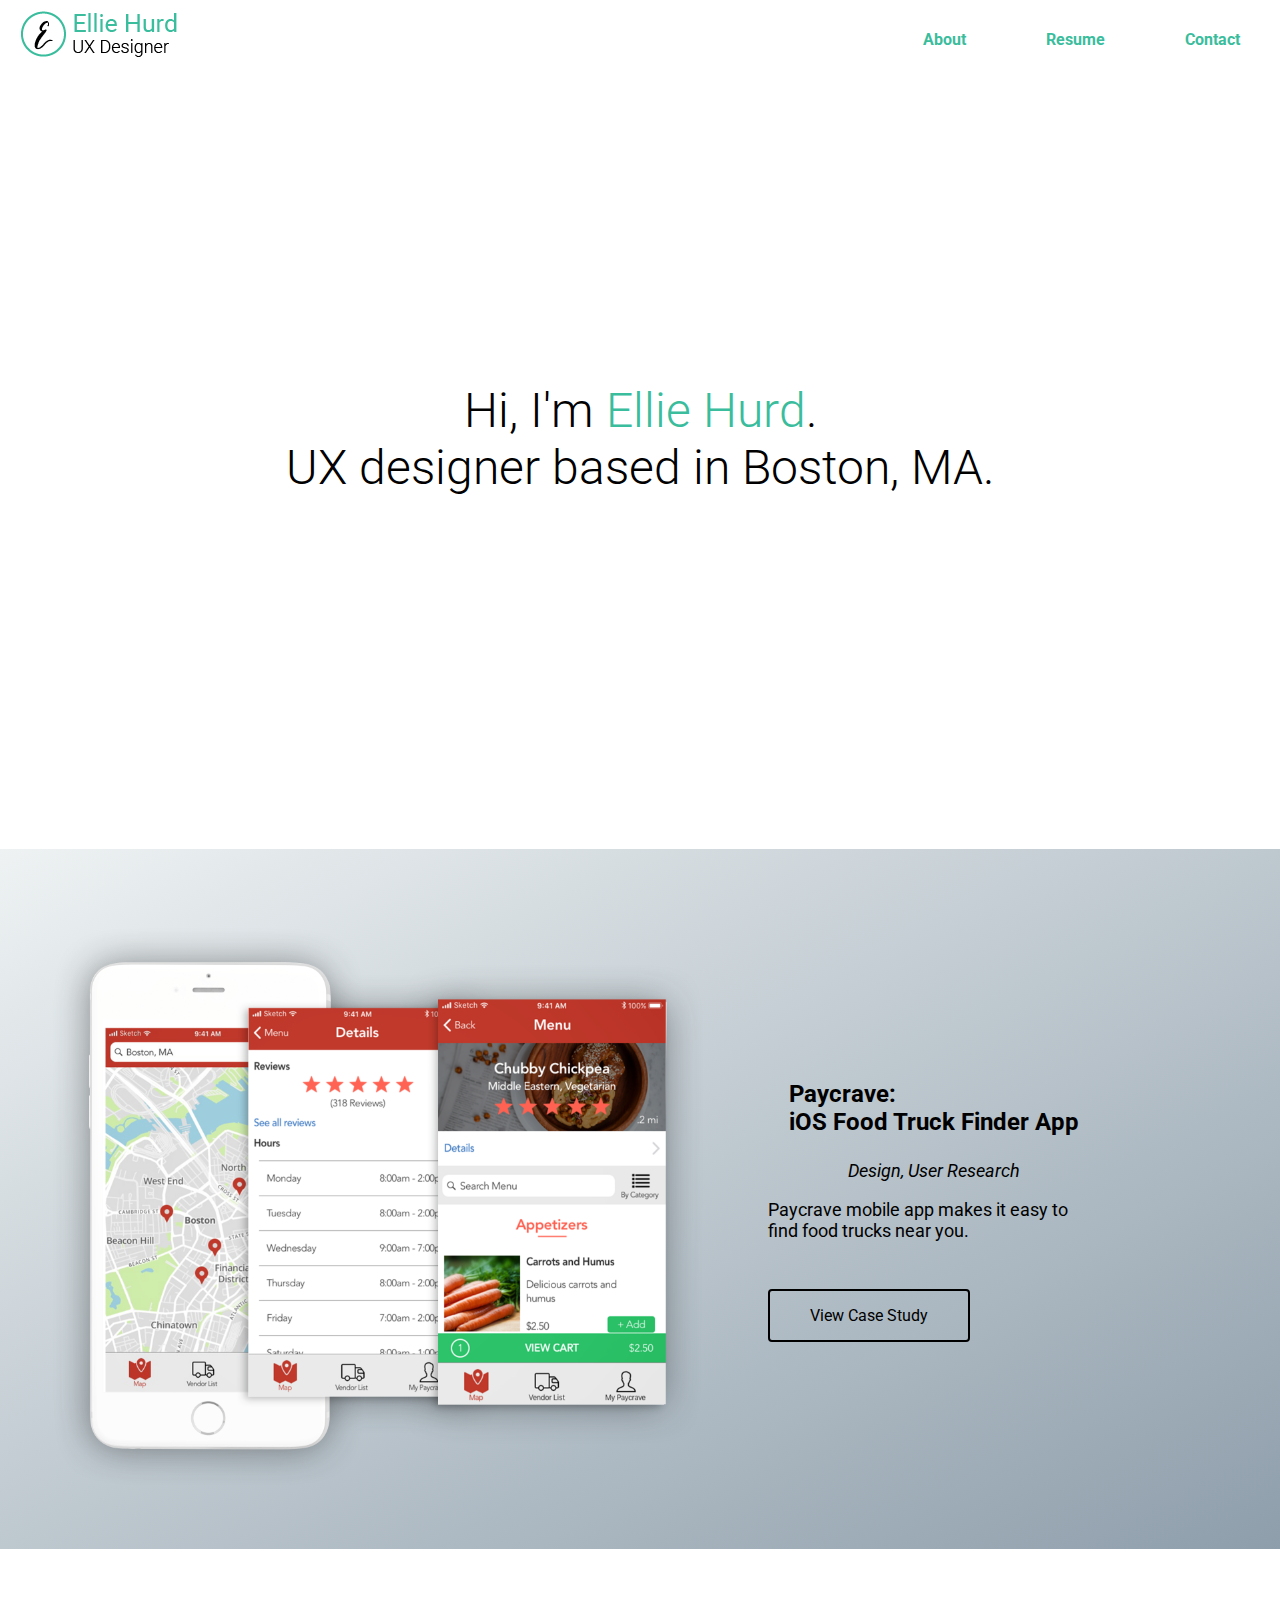
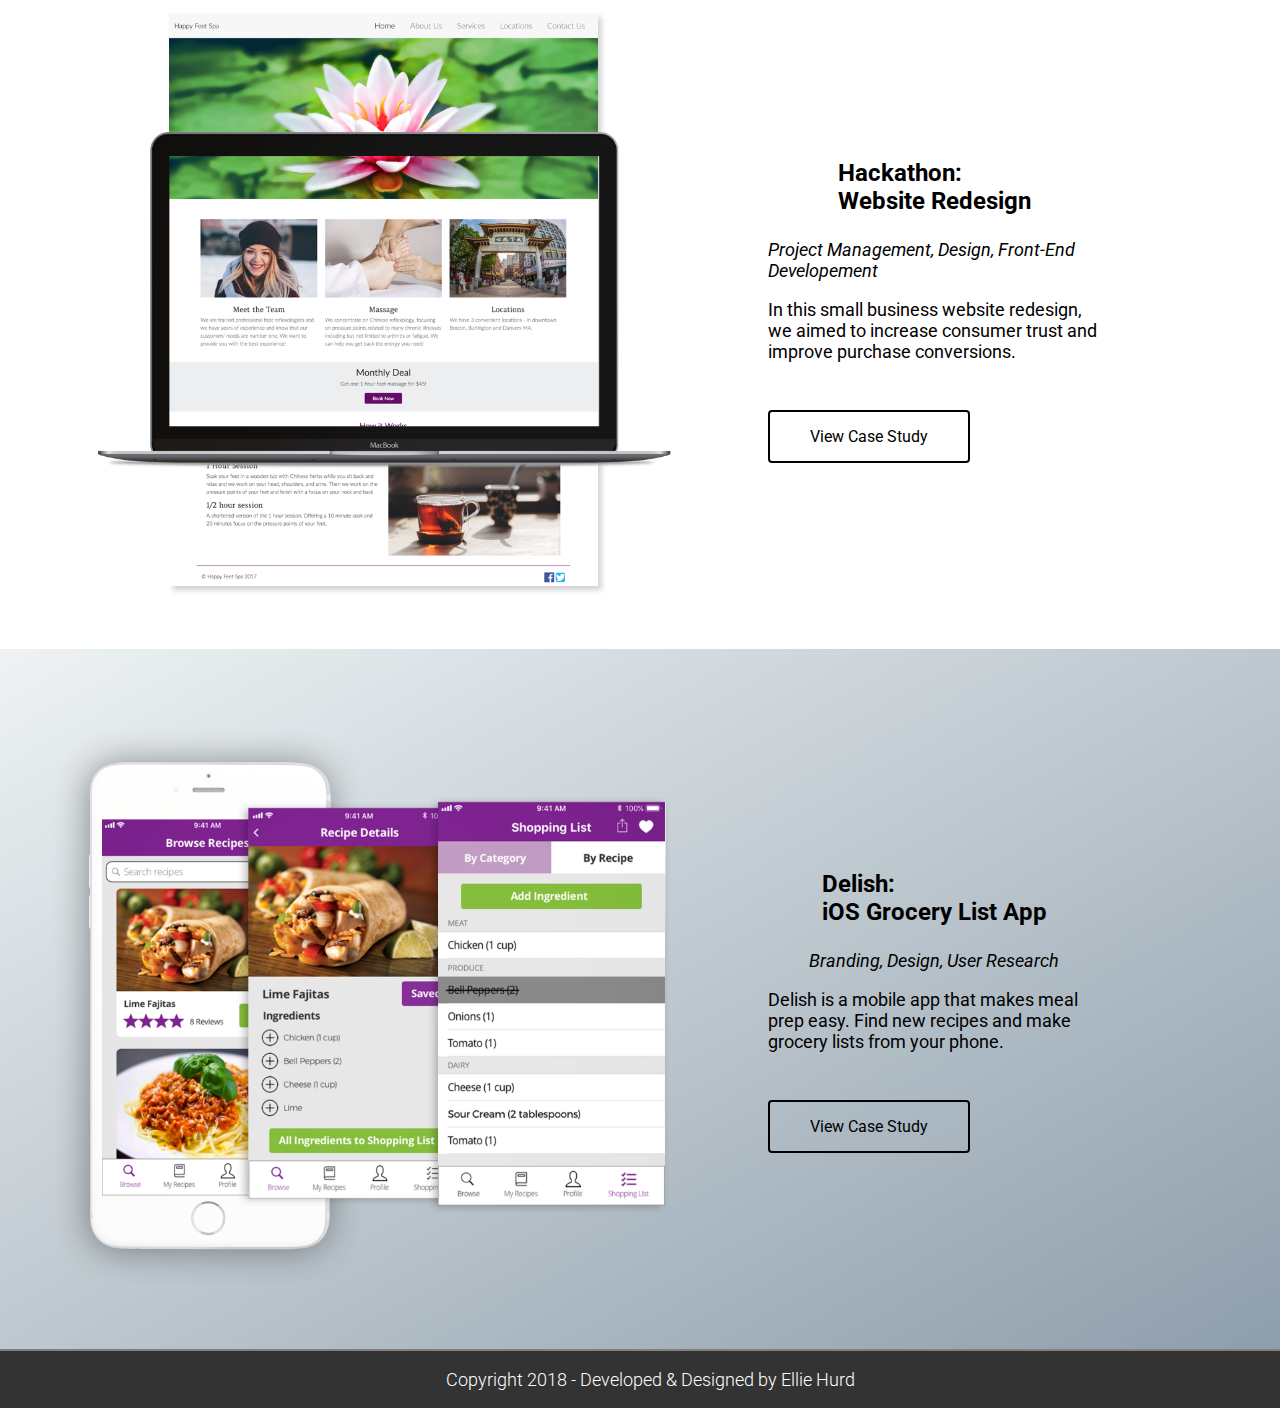
<file: index.html>
<!DOCTYPE html>
<html>
<head>
  <!-- Global site tag (gtag.js) - Google Analytics -->
<script async src="https://www.googletagmanager.com/gtag/js?id=UA-116360107-1"></script>
<script>
  window.dataLayer = window.dataLayer || [];
  function gtag(){dataLayer.push(arguments);}
  gtag('js', new Date());

  gtag('config', 'UA-116360107-1');
</script>

  <title>Ellie Hurd - UX Designer</title>
  <link href="https://fonts.googleapis.com/css?family=Roboto:300,400,400i,700" rel="stylesheet">
  <link rel="stylesheet" type="text/css" href="css\style.css">
  <meta name="viewport" content="width=device-width, initial-scale=1">

  <link rel="apple-touch-icon" sizes="76x76" href="apple-touch-icon.png">
  <link rel="icon" type="image/png" sizes="32x32" href="favicon-32x32.png">
  <link rel="icon" type="image/png" sizes="16x16" href="favicon-16x16.png">
  <link rel="manifest" href="site.webmanifest">
  <link rel="mask-icon" href="safari-pinned-tab.svg" color="#5bbad5">
  <meta name="msapplication-TileColor" content="#da532c">
  <meta name="theme-color" content="#ffffff">
</head>
<body>
<div class="wrapper">
  <!--
  <header>
    <nav>
      <a href="file:///Users/ehurd/Projects/portfolio/index.html"><img src="images\logo.png" class="logo"></a>
      <ul class="nav-links">
        <a href="file:///Users/ehurd/Projects/portfolio/about.html"><li>About</li></a>
        <a href="#"><li>Resume</li></a>
        <a href="#"><li>Portfolio</li></a>
        <a href="file:///Users/ehurd/Projects/portfolio/contact.html"><li>Contact</li></a>
      </ul>
    </nav>
    <p class="banner-text">Hi, I'm <span class="green">Ellie Hurd</span>. </br> Designer/Front End Developer based in Boston, MA.</p>
  </header>
-->
<header class="header">
  <nav>
    <a href="index.html"><img src="images\logo.png" class="logo"></a>
    <input class="menu-btn" type="checkbox" id="menu-btn" />
    <label class="menu-icon" for="menu-btn"><span class="navicon"></span></label>
    <ul class="menu">
      <li><a href="about.html">About</a></li>
      <li><a href="images/hurd.resume.png">Resume</a></li>
      <li><a href="contact.html">Contact</a></li>
    </ul>
  </nav>
  <div class="banner">
  <p class="banner-text">Hi, I'm <span class="green">Ellie Hurd</span>. </br> UX designer based in Boston, MA.</p>
  </div>
</header>
<!--
    <div class="my-work">
      <h1>Projects I've Worked On</h1>
    </div> -->

    <div class="my-work">
      <div class="mockup" id="green-background">
        <img class="work-picture big-image" src="images\iPhone-Top-View-Paycrave-Mockup.png">
        <div class="text">
          <p class="project-name"><strong>Paycrave: <br> iOS Food Truck Finder App</strong></p>
          <p class="italic">Design, User Research</p>
          <p>Paycrave mobile app makes it easy to find food trucks near you.</p>
          <div class="learn-more">
          <a href="paycrave.html"  class="mockup-button" >View Case Study</a>
          </div>
        </div>
      </div>



      <div class="mockup">
        <img class="work-picture hackathon" src="images\hackathon-mockup-test.png">
        <div class="text">
          <p class="project-name"><strong>Hackathon: <br> Website Redesign</strong></p>
          <p class="italic">Project Management, Design, Front-End Developement</p>
          <p>In this small business website redesign, we aimed to increase consumer trust and improve purchase conversions.</p>
          <div class="learn-more">
          <a href="hackathon.html" class="mockup-button">View Case Study</a>
          </div>
        </div>
      </div>


      <div class="mockup" id="green-background">
        <img class="work-picture big-image" src="images\iPhone-Top-View-Delish-Mockup.png">
        <div class="text">
          <p class="project-name"><strong>Delish: <br> iOS Grocery List App</strong>
          <p class="italic">Branding, Design, User Research</p>
          <p>Delish is a mobile app that makes meal prep easy. Find new recipes and make grocery lists from your phone.</p>
          <div class="learn-more">
          <a href="delish.html" class="mockup-button">View Case Study</a>
        </div>
        </div>
      </div>
    </div>

      <!--
      <div class="content">
        <a href="paycrave.html" target="paycrave.html">
        <div class="content-overlay"></div>
          <img class="work-picture" src="images/paycrave.jpeg">
          <div class="content-details fadeIn-top">
            <h3>Paycrave: iOS Food Truck Finder App</h3>
            <p>Design, user research</p>
          </div>
        </a>
      </div>
      <div class="content">
        <a href="hackathon.html" target="_blank">
        <div class="content-overlay"></div>
          <img class="work-picture" src="images/mockup.jpg">
          <div class="content-details fadeIn-top">
            <h3>Hackathon: Website Redesign</h3>
            <p>Project management, design, front-end developement</p>
          </div>
        </a>
      </div>
      <div class="content">
        <a href="delish.html" target="_blank">
        <div class="content-overlay"></div>
          <img class="work-picture" src="images/delish.jpeg">
          <div class="content-details fadeIn-top">
            <h3>Delish: iOS Grocery List App</h3>
            <p>Branding, design, user research</p>
          </div>
        </a>
      </div>--->

    <!--
    <div class="about">
      <h1>A Little Bit About Me</h1>
      <p class="about-text"> My specialty is where marketing and UX combine. I focus on creating research-based designs that drive conversions. </p>
     <img class="headshot" src="images\headshot.jpg">
   </div>
   <div class="learn-more">
     <a href="about.html" class="button">Read My Full Story</a>
   </div> -->

<!--
     <div class="work-together">
       <div class="learn-more">
       <h1>Like My Work?</h1>
       <a href="contact.html" class="button">Let's Work Together!</a>
       </div>
     </div> -->
  <div class="footer">
    <p>Copyright 2018 - Developed & Designed by Ellie Hurd</p>
  </div>
</div>
</body>
</html>
</file>
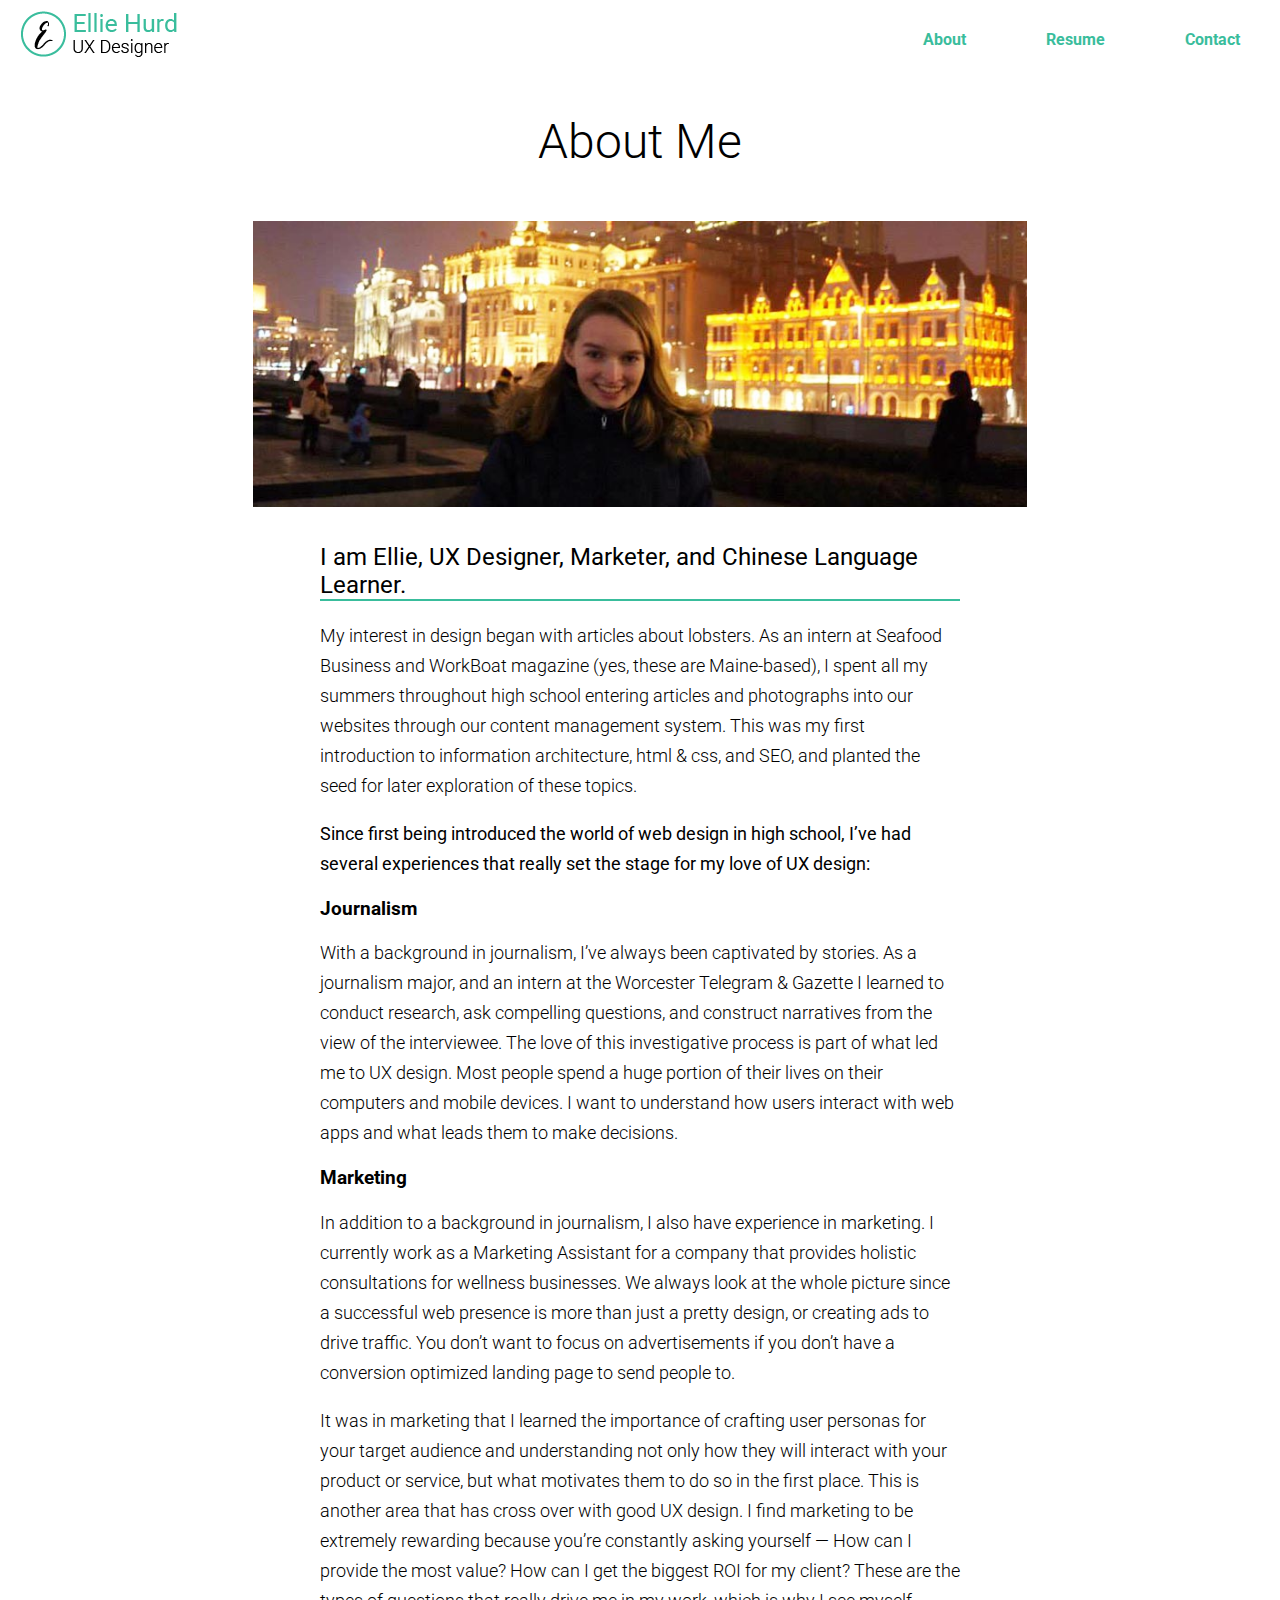
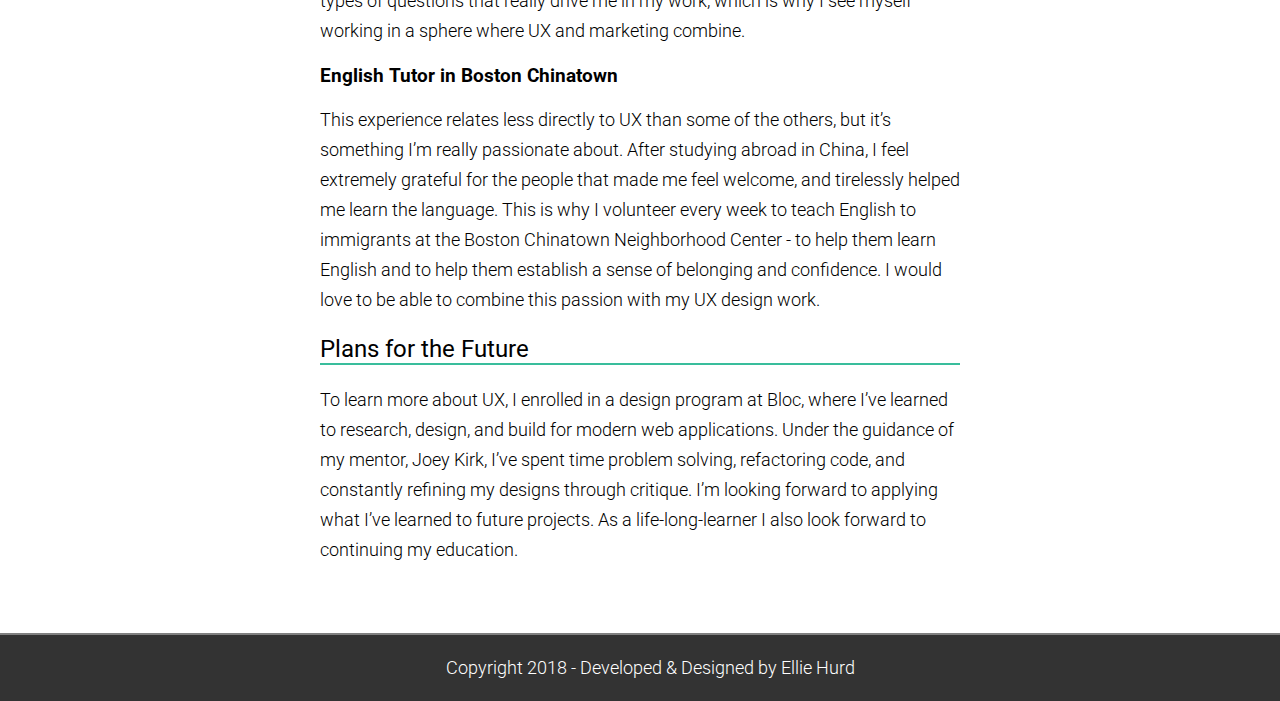
<file: about.html>
<html>
<head>
  <!-- Global site tag (gtag.js) - Google Analytics -->
<script async src="https://www.googletagmanager.com/gtag/js?id=UA-116360107-1"></script>
<script>
  window.dataLayer = window.dataLayer || [];
  function gtag(){dataLayer.push(arguments);}
  gtag('js', new Date());

  gtag('config', 'UA-116360107-1');
</script>

  <title>About Ellie Hurd</title>
  <link href="https://fonts.googleapis.com/css?family=Roboto:300,400,700" rel="stylesheet">
  <link rel="stylesheet" type="text/css" href="css\style.css">
  <link rel="stylesheet" type="text/css" href="css\about.css">
  <meta name="viewport" content="width=device-width, initial-scale=1">
</head>
</html>
<body>
<div class="wrapper">
  <!--
  <header>
    <nav>
      <a href="file:///Users/ehurd/Projects/portfolio/index.html"><img src="images\logo.png" class="logo"></a>
      <ul class="nav-links">
        <a href="#"><li>About</li></a>
        <a href="#"><li>Resume</li></a>
        <a href="#"><li>Portfolio</li></a>
        <a href="file:///Users/ehurd/Projects/portfolio/contact.html"><li>Contact</li></a>
      </ul>
    </nav>
    <p class="banner-text">Who am I?</p>
  </header>
-->
<header class="header">
  <nav>
    <a href="index.html"><img src="images\logo.png" class="logo"></a>
    <input class="menu-btn" type="checkbox" id="menu-btn" />
    <label class="menu-icon" for="menu-btn"><span class="navicon"></span></label>
    <ul class="menu">
      <li><a href="about.html">About</a></li>
      <li><a href="images/hurd.resume.png">Resume</a></li>
      <li><a href="contact.html">Contact</a></li>
    </ul>
  </nav>
  <p class="banner-text">About Me</p>
</header>

  <div class="content">
    <figure>
      <img src="images/me-outside.jpg">
    </figure>
    <div class="text-container">
    <h2>I am Ellie, UX Designer, Marketer, and Chinese Language Learner.</h2>

    <p>My interest in design began with articles about lobsters. As an intern at Seafood Business and WorkBoat magazine (yes, these are Maine-based), I spent all my summers throughout high school entering articles and photographs into our websites through our content management system. This was my first introduction to information architecture, html & css, and SEO, and planted the seed for later exploration of these topics. </p>
    <p><strong>Since first being introduced the world of web design in high school, I’ve had several experiences that really set the stage for my love of UX design:</strong></p>

  <h3>Journalism</h3>
    <p>

      With a background in journalism, I’ve always been captivated by stories. As a journalism major, and an intern at the Worcester Telegram & Gazette I learned to conduct research, ask compelling questions, and construct narratives from the view of the interviewee.

      The love of this investigative process is part of what led me to UX design. Most people spend a huge portion of their lives on their computers and mobile devices. I want to understand how users interact with web apps and what leads them to make decisions.

</p>

<h3>Marketing</h3>
    <p>In addition to a background in journalism, I also have experience in marketing. I currently work as a Marketing Assistant for a company that provides holistic consultations for wellness businesses.

      We always look at the whole picture since a successful web presence is more than just a pretty design, or creating ads to drive traffic. You don’t want to focus on advertisements if you don’t have a conversion optimized landing page to send people to.</p>

      <p>It was in marketing that I learned the importance of crafting user personas for your target audience and understanding not only how they will interact with your product or service, but what motivates them to do so in the first place. This is another area that has cross over with good UX design.

      I find marketing to be extremely rewarding because you’re constantly asking yourself —

      How can I provide the most value?

      How can I get the biggest ROI for my client?

      These are the types of questions that really drive me in my work, which is why I see myself working in a sphere where UX and marketing combine.</p>

<h3>English Tutor in Boston Chinatown</h3>
<p>This experience relates less directly to UX than some of the others, but it’s something I’m really passionate about. After studying abroad in China, I feel extremely grateful for the people that made me feel welcome, and tirelessly helped me learn the language. This is why I volunteer every week to teach English to immigrants at the Boston Chinatown Neighborhood Center - to help them learn English and to help them establish a sense of belonging and confidence. I would love to be able to combine this passion with my UX design work.</p>


      <h2>Plans for the Future</h2>

      <p>To learn more about UX, I enrolled in a design program at Bloc, where I’ve learned to research, design, and build for modern web applications.

      Under the guidance of my mentor, Joey Kirk, I’ve spent time problem solving, refactoring code, and constantly refining my designs through critique.

      I’m looking forward to applying what I’ve learned to future projects.

      As a life-long-learner I also look forward to continuing my education. </p>
  </div>
  </div>
  <div class="footer">
    <p>Copyright 2018 - Developed & Designed by Ellie Hurd</p>
  </div>

</div>
</body>
</file>
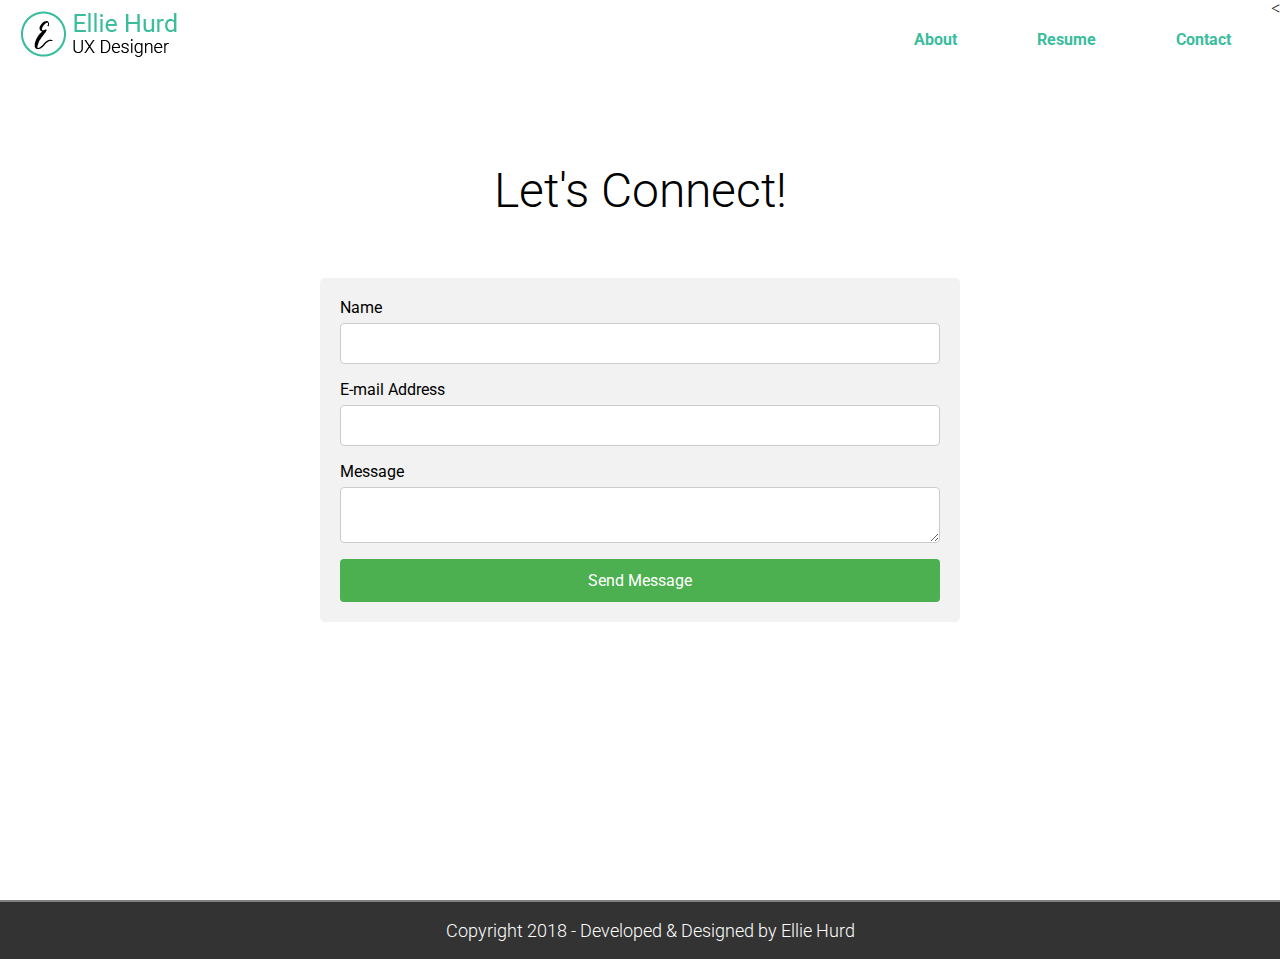
<file: contact.html>
<!DOCTYPE html>
<html>
  <head>
    <!-- Global site tag (gtag.js) - Google Analytics -->
<script async src="https://www.googletagmanager.com/gtag/js?id=UA-116360107-1"></script>
<script>
  window.dataLayer = window.dataLayer || [];
  function gtag(){dataLayer.push(arguments);}
  gtag('js', new Date());

  gtag('config', 'UA-116360107-1');
</script>

    <title>Connect with Ellie Hurd</title>
    <link href="https://fonts.googleapis.com/css?family=Roboto:300,400,700" rel="stylesheet">
    <link rel="stylesheet" type="text/css" href="css\style.css">
    <link rel="stylesheet" type="text/css" href="css\contact.css">
    <meta name="viewport" content="width=device-width, initial-scale=1">
  </head>
  <body>
    <div class="wrapper">
    <div class="wrapper">
      <!--
    <header>
      <nav>
        <a href="file:///Users/ehurd/Projects/portfolio/index.html"><img src="images\logo.png" class="logo"></a>
        <ul class="nav-links">
          <a href="file:///Users/ehurd/Projects/portfolio/about.html"><li>About</li></a>
          <a href="#"><li>Resume</li></a>
          <a href="#"><li>Portfolio</li></a>
          <a href="#"><li>Contact</li></a>
        </ul>
      </nav>
      <p class="banner-text">Let's Connect!</p>
    </header>
  -->
  <header class="header">
    <nav>
      <a href="index.html"><img src="images\logo.png" class="logo"></a>
      <input class="menu-btn" type="checkbox" id="menu-btn" />
      <label class="menu-icon" for="menu-btn"><span class="navicon"></span></label>
      <ul class="menu">
        <<li><a href="about.html">About</a></li>
        <li><a href="images/hurd.resume.png">Resume</a></li>
        <li><a href="contact.html">Contact</a></li>
      </ul>
    </nav>
    <p class="banner-text">Let's Connect!</p>
  </header>
    <div class="container">
      <form action="https://getsimpleform.com/messages?form_api_token=923af9e0bc2836bad90be59e913363c3" method="post">
        <!-- the redirect_to is optional, the form will redirect to the referrer on submission -->
        <input type='hidden' name='redirect_to' value='http://elliehurd.com/thanks.html' />
        <!-- all your input fields here.... -->
      <label for="name">Name</label>
      <input type='text' name='name'/>

      <label for="e-mail address">E-mail Address</label>
      <input type='text' name='e-mail address' />

      <label for="message">Message</label>
      <textarea type='text' name='message' ></textarea>
      <input type='submit' value='Send Message' />
    </form>
    </div>
</div>
<div class="footer">
  <p>Copyright 2018 - Developed & Designed by Ellie Hurd</p>
</div>
</div>
  </body>

</html>
</file>
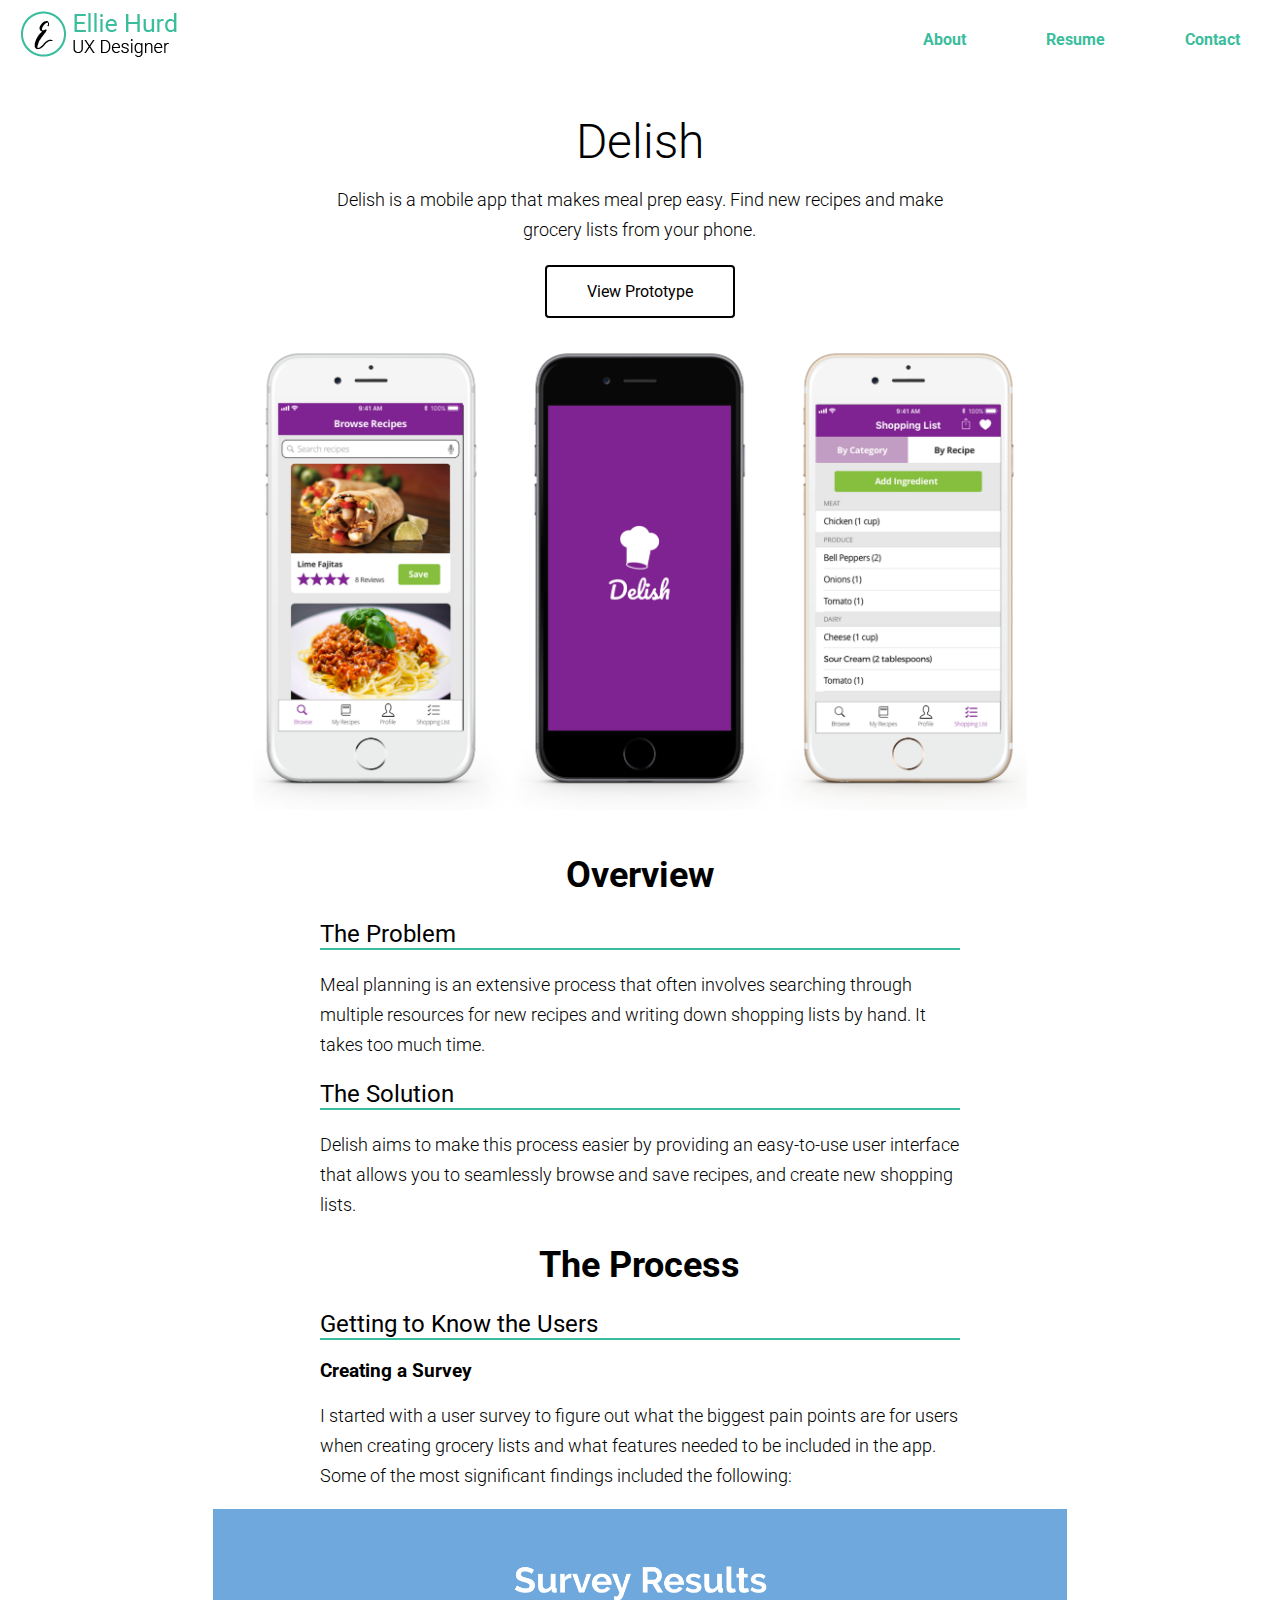
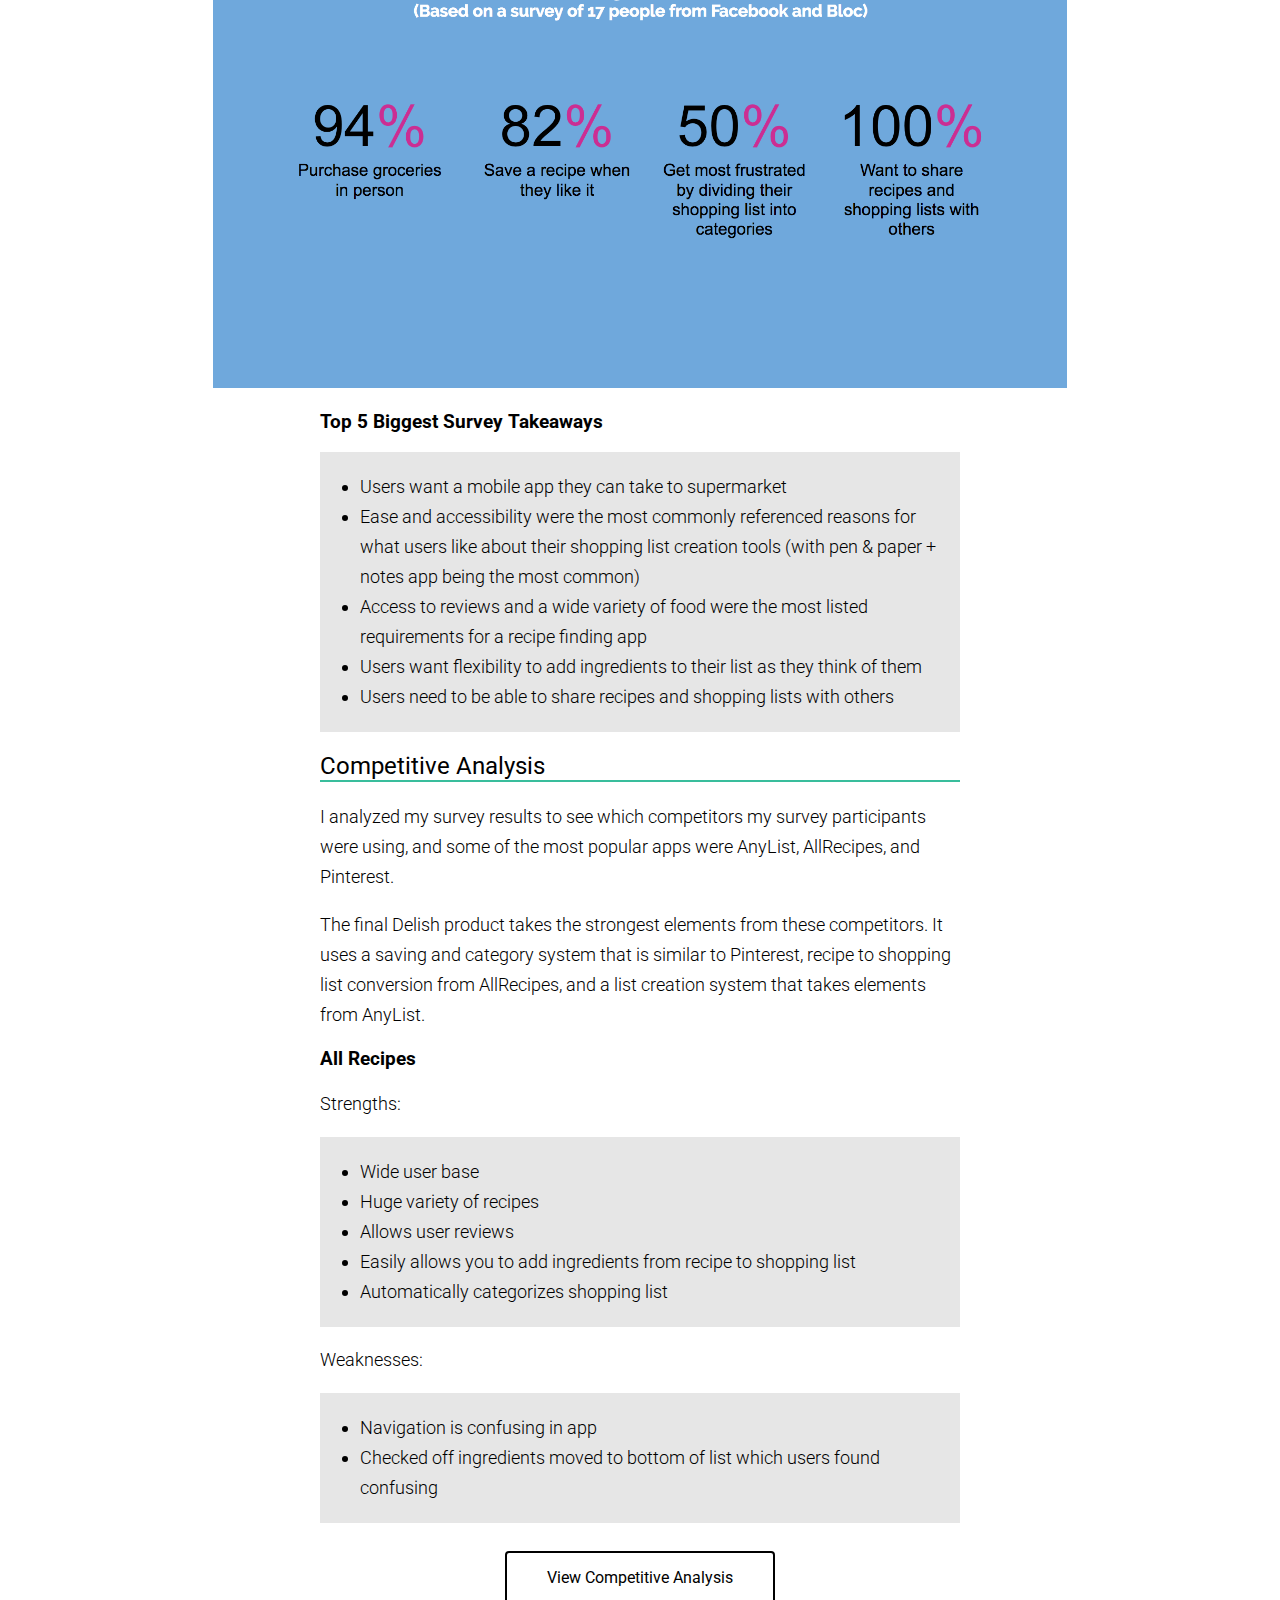
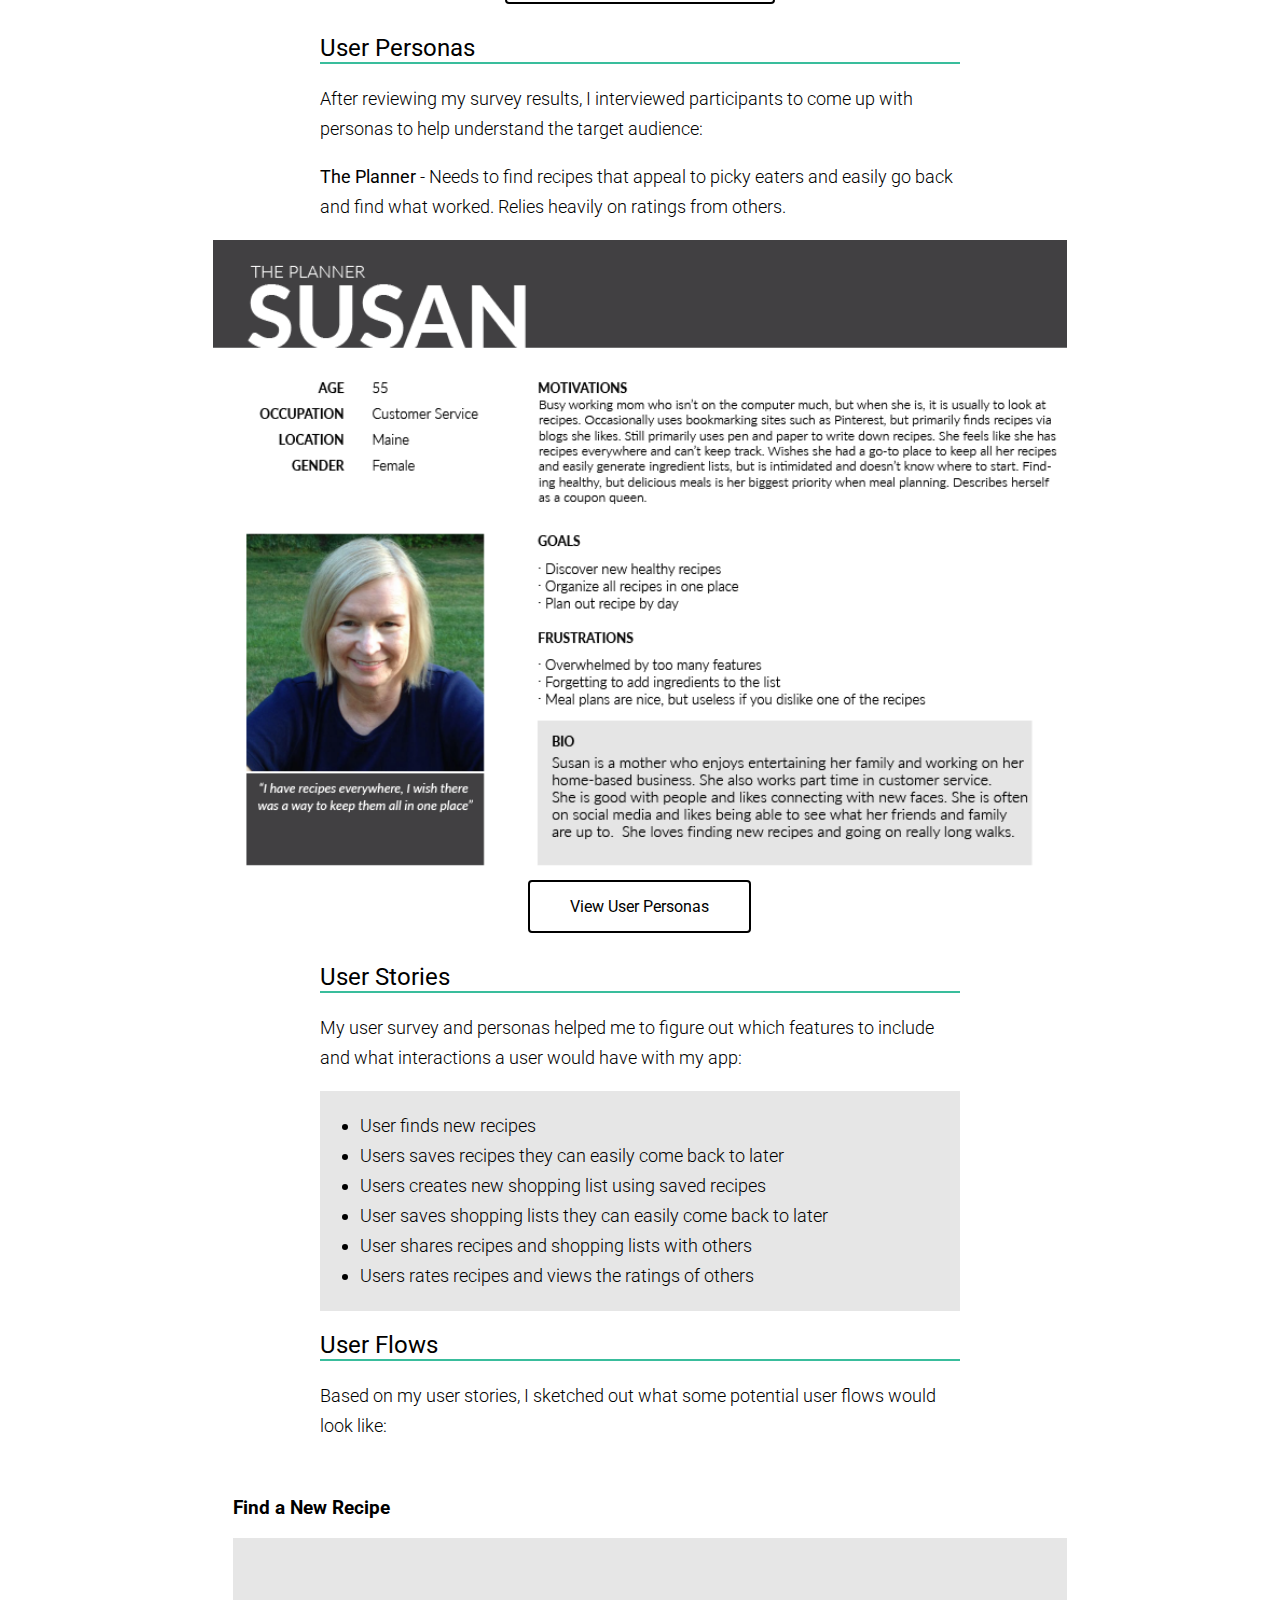
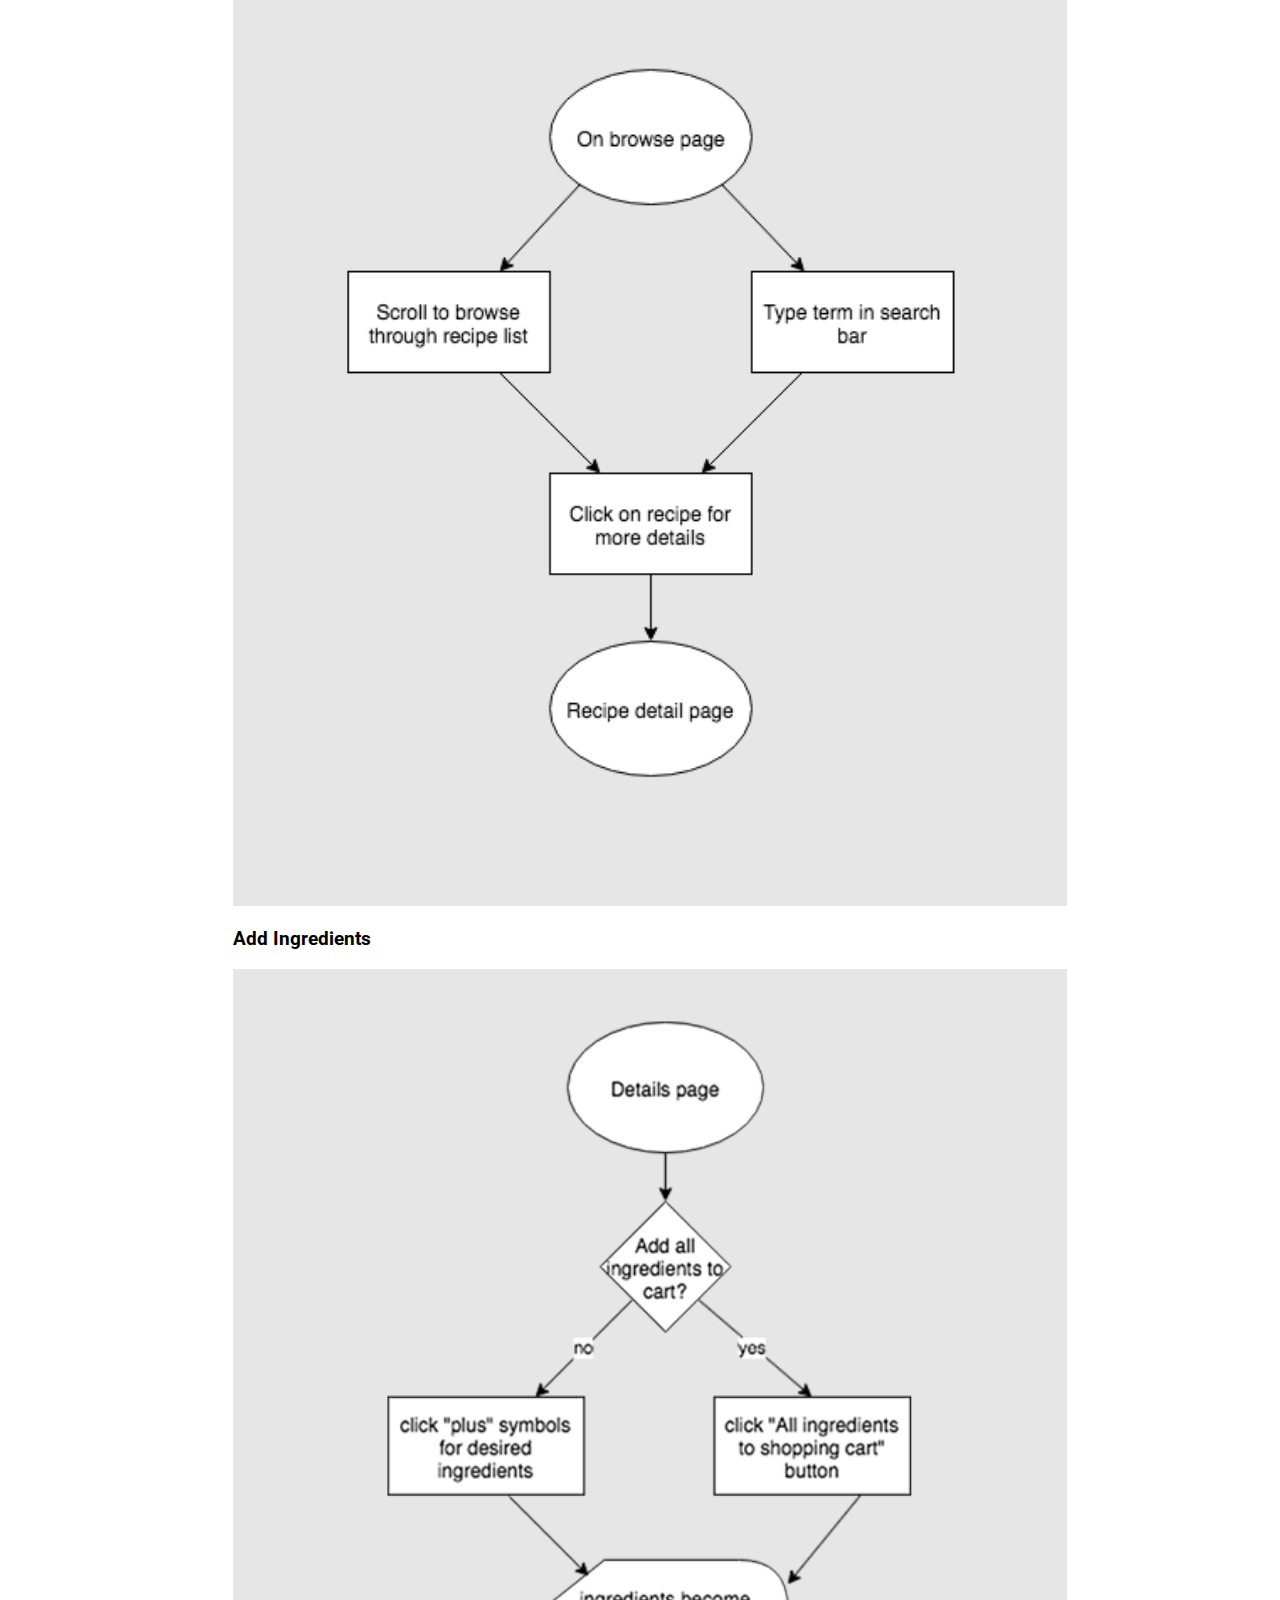
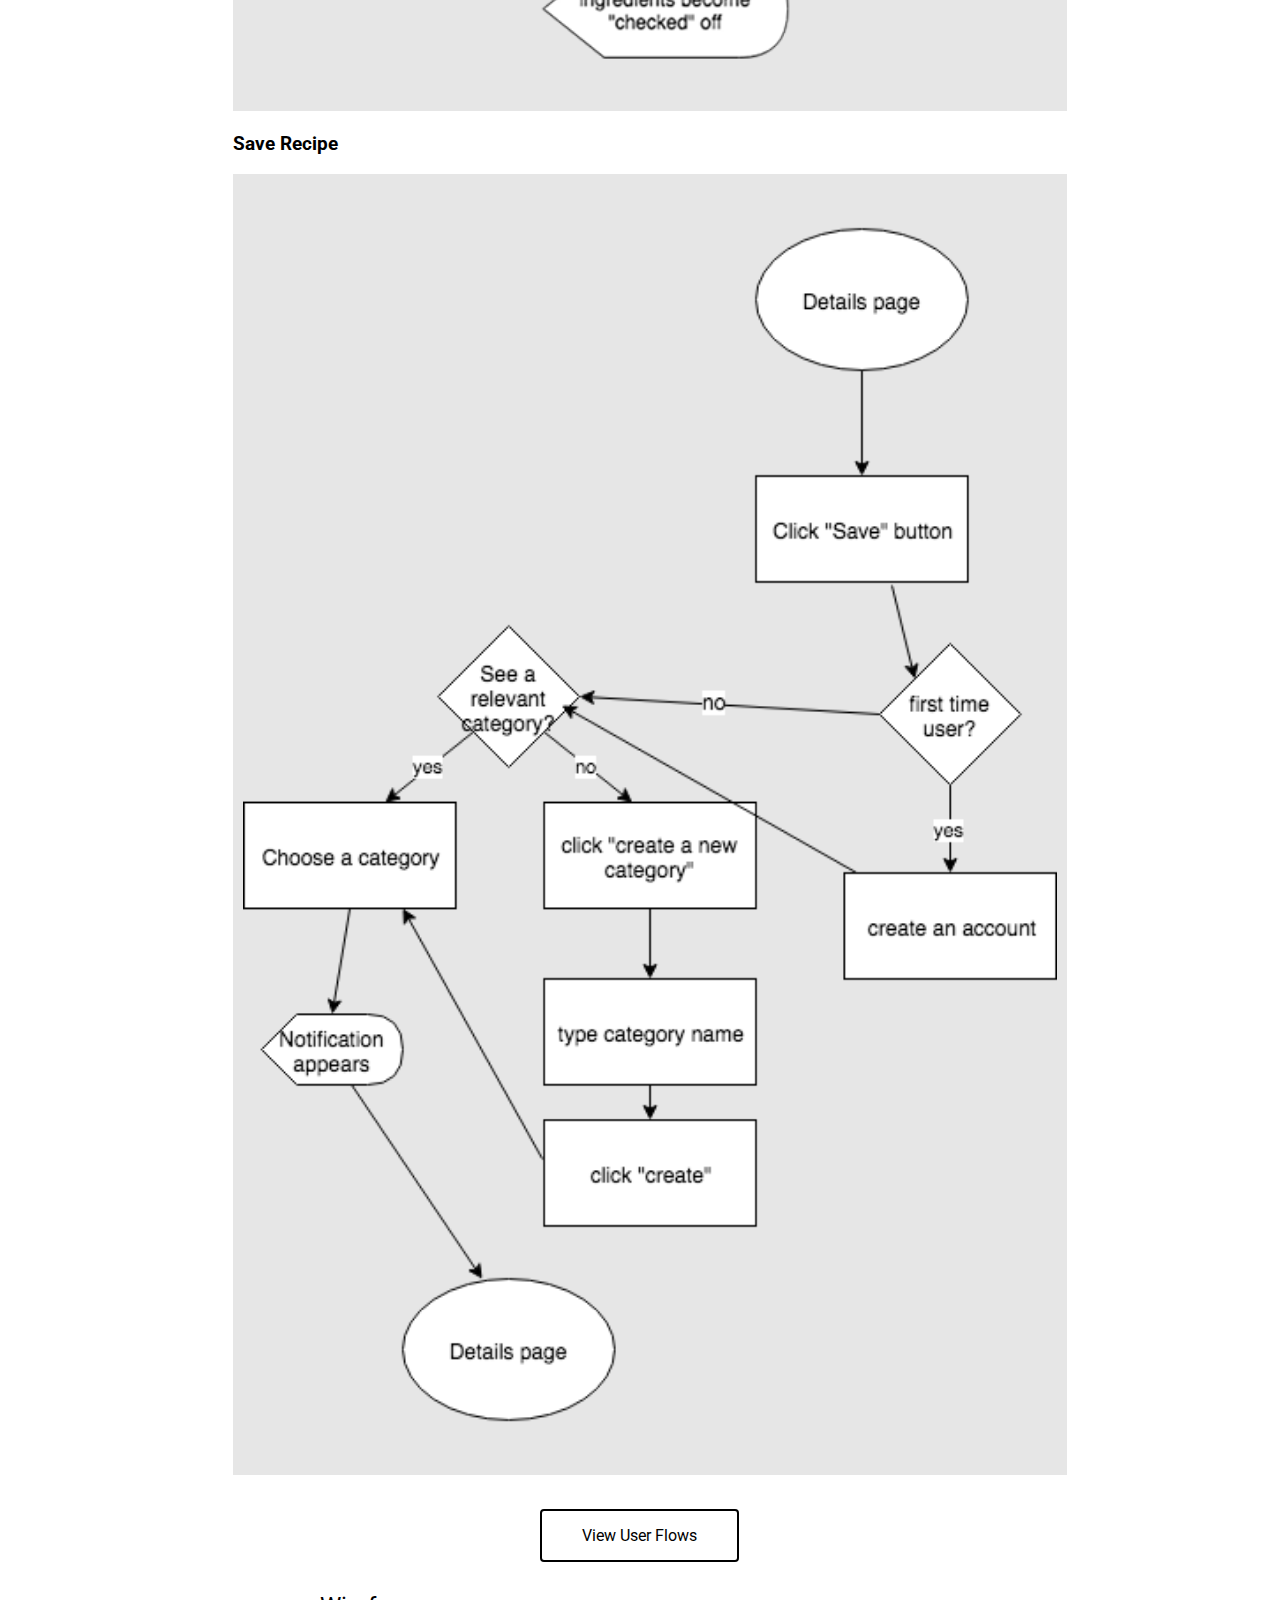
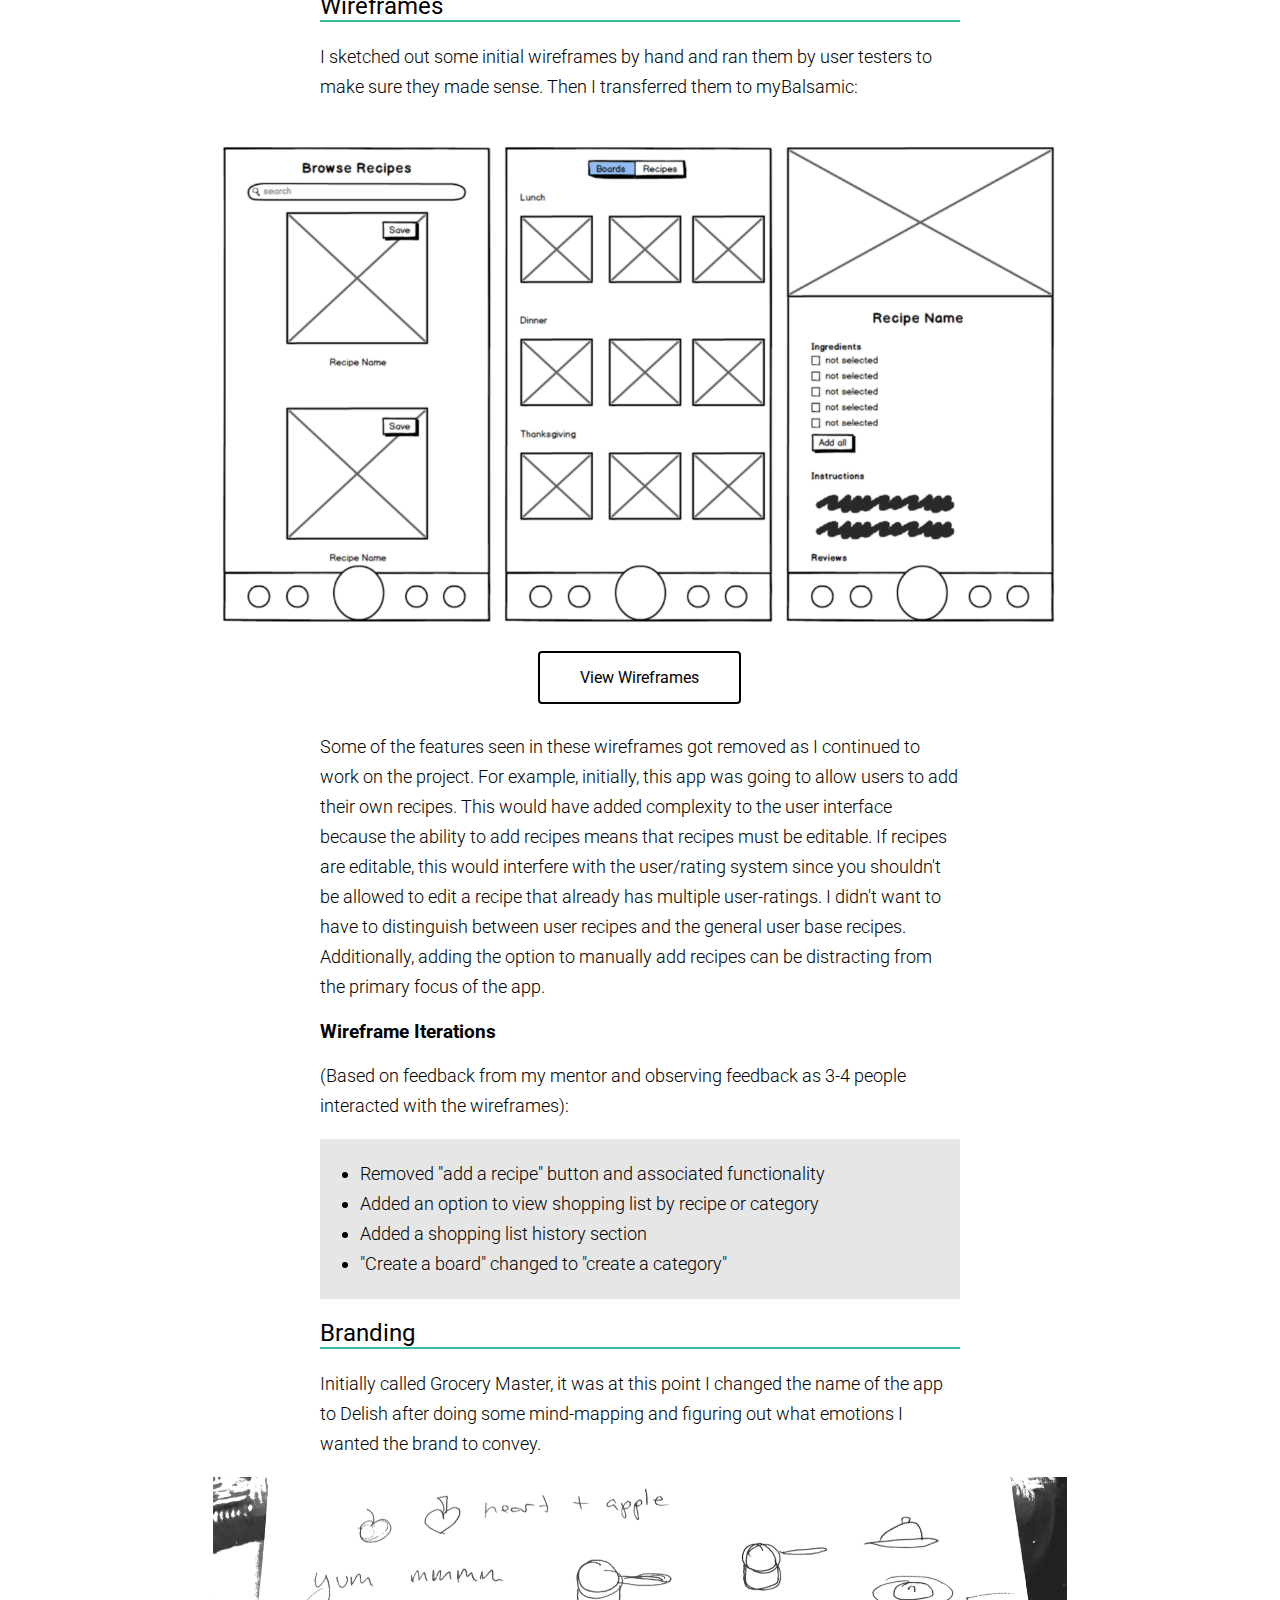
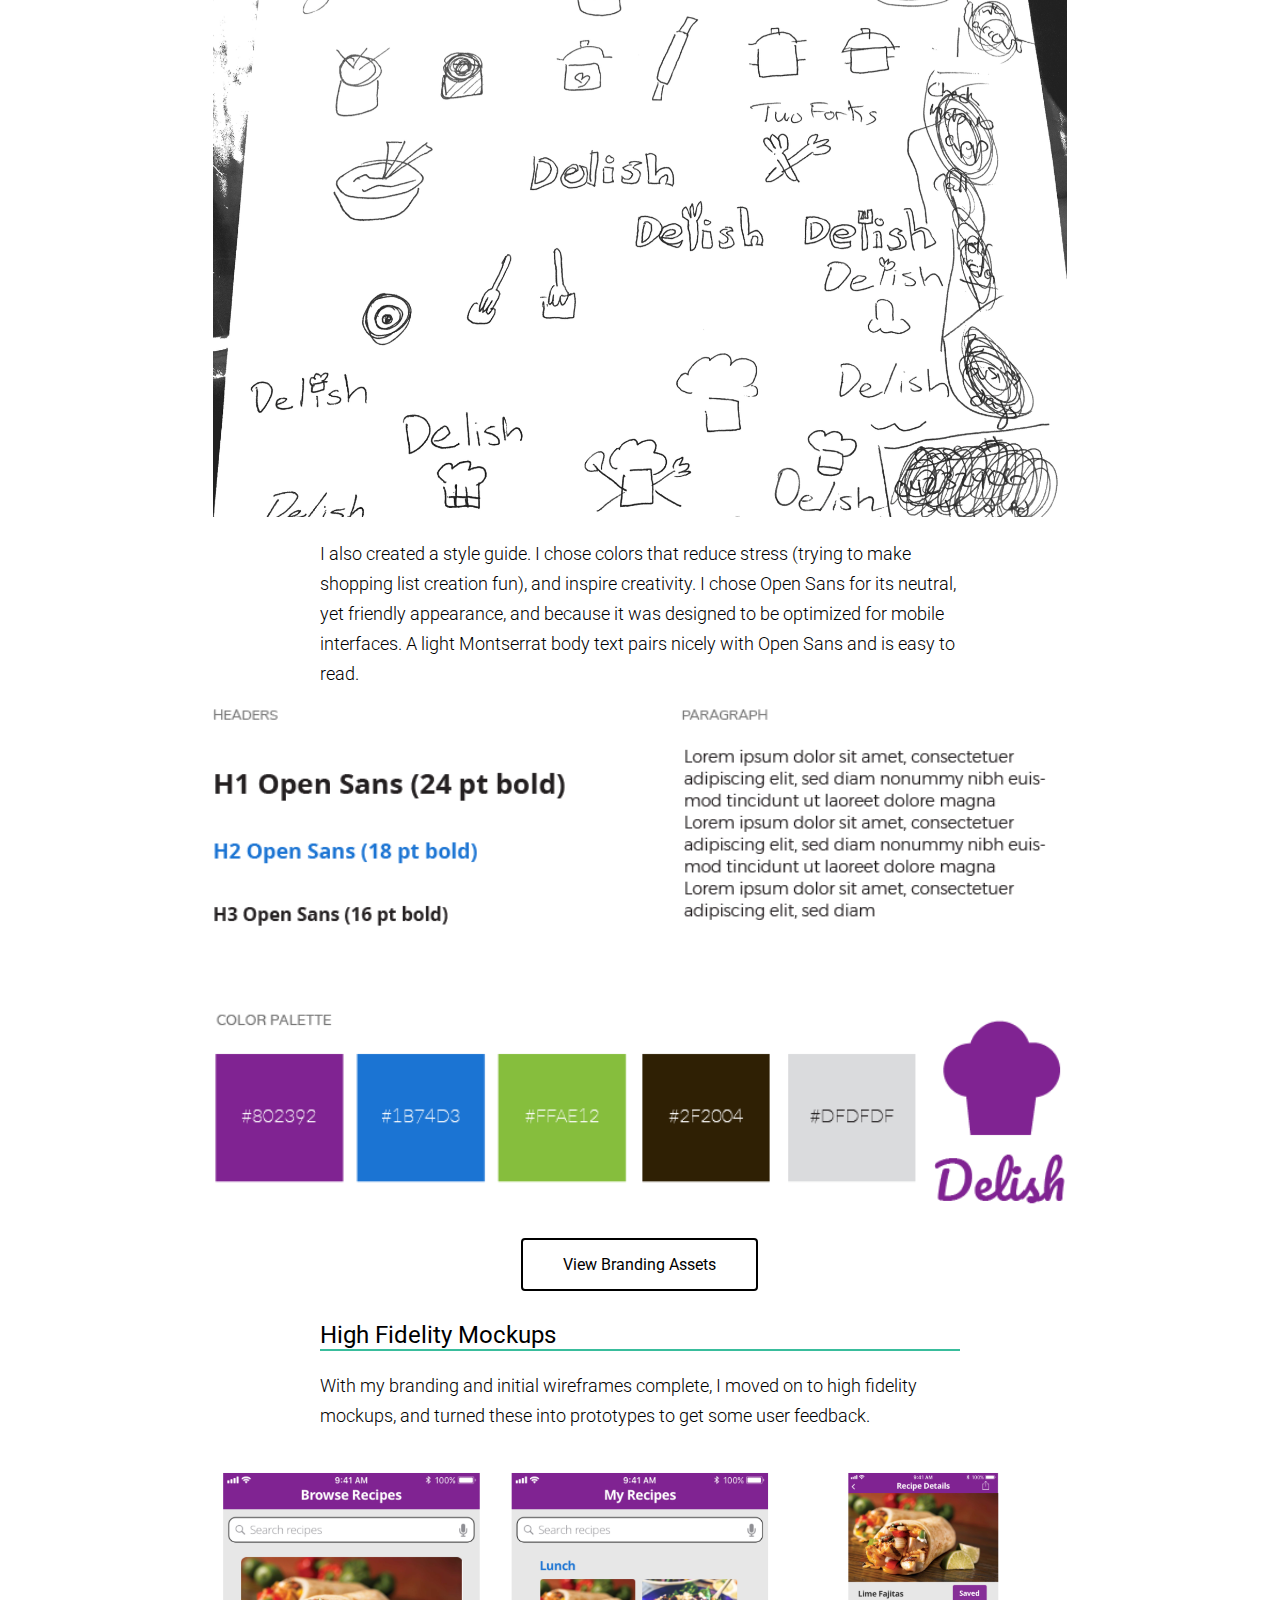
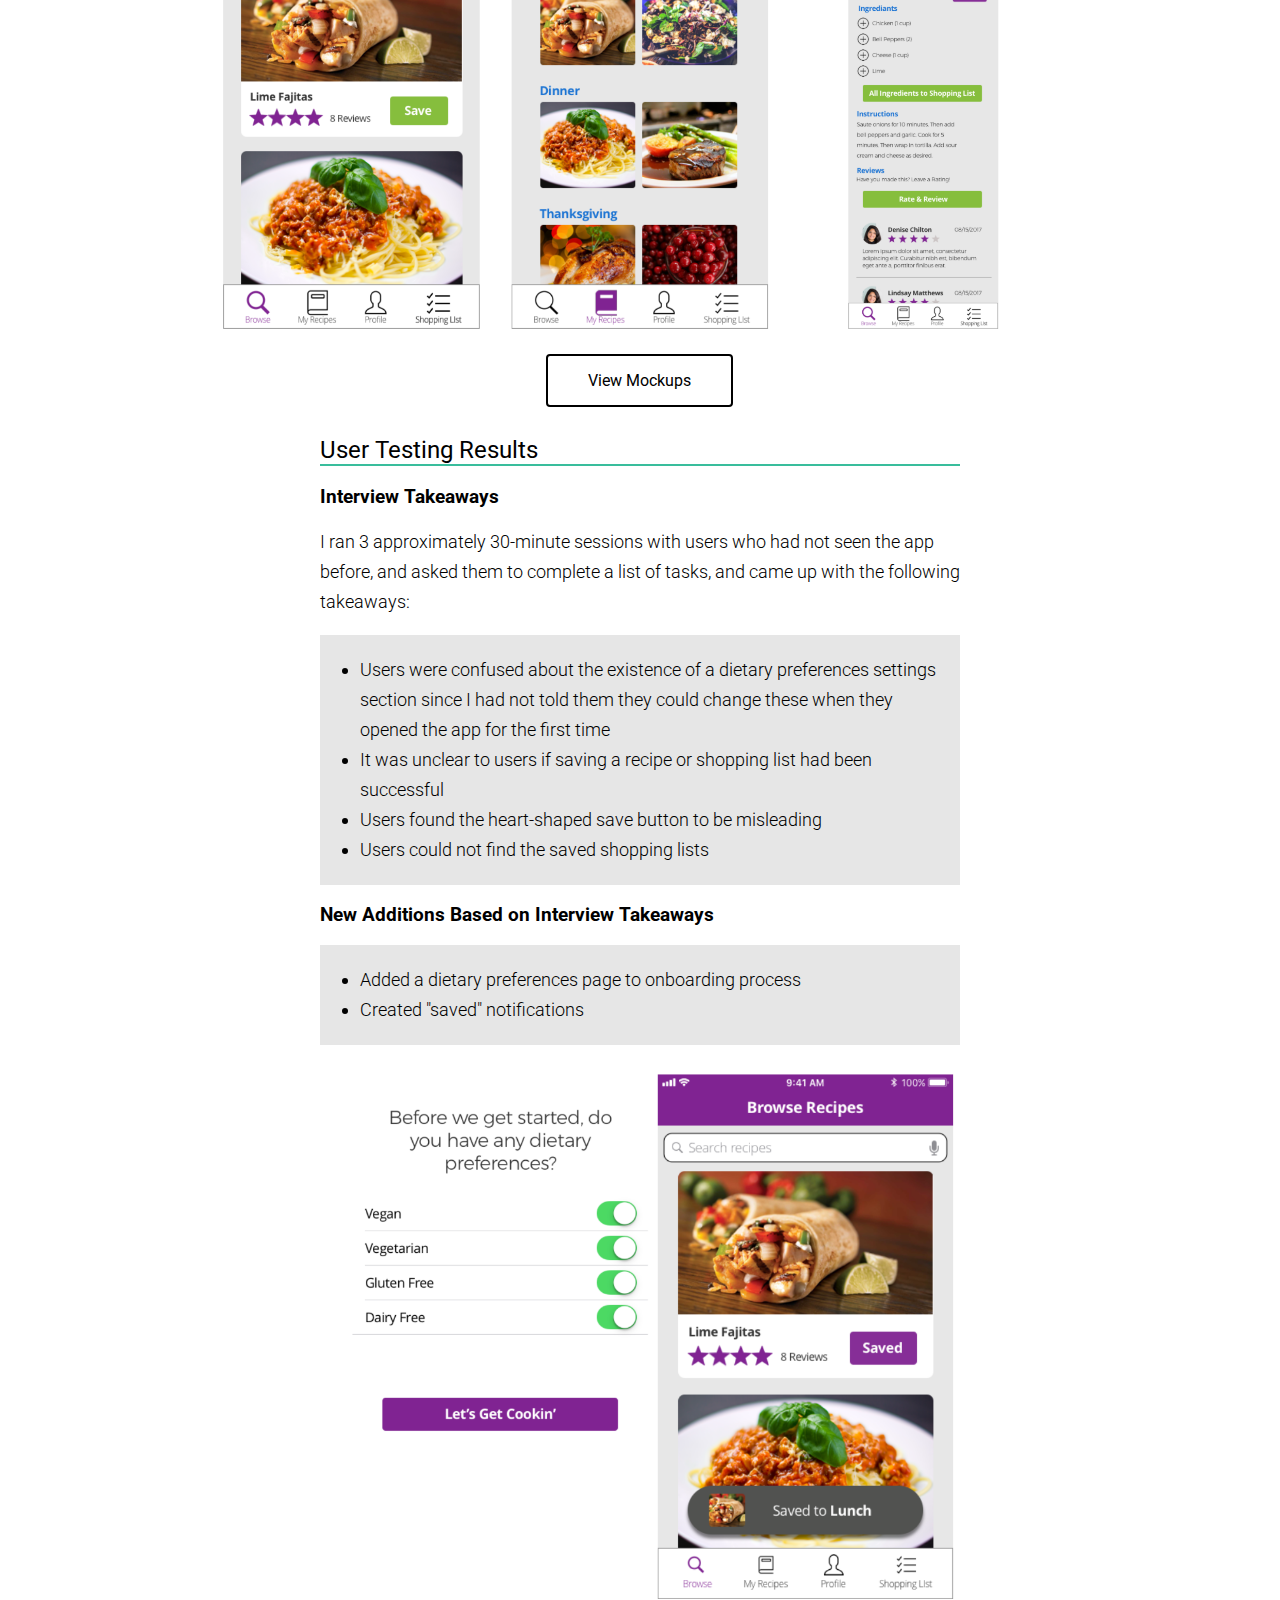
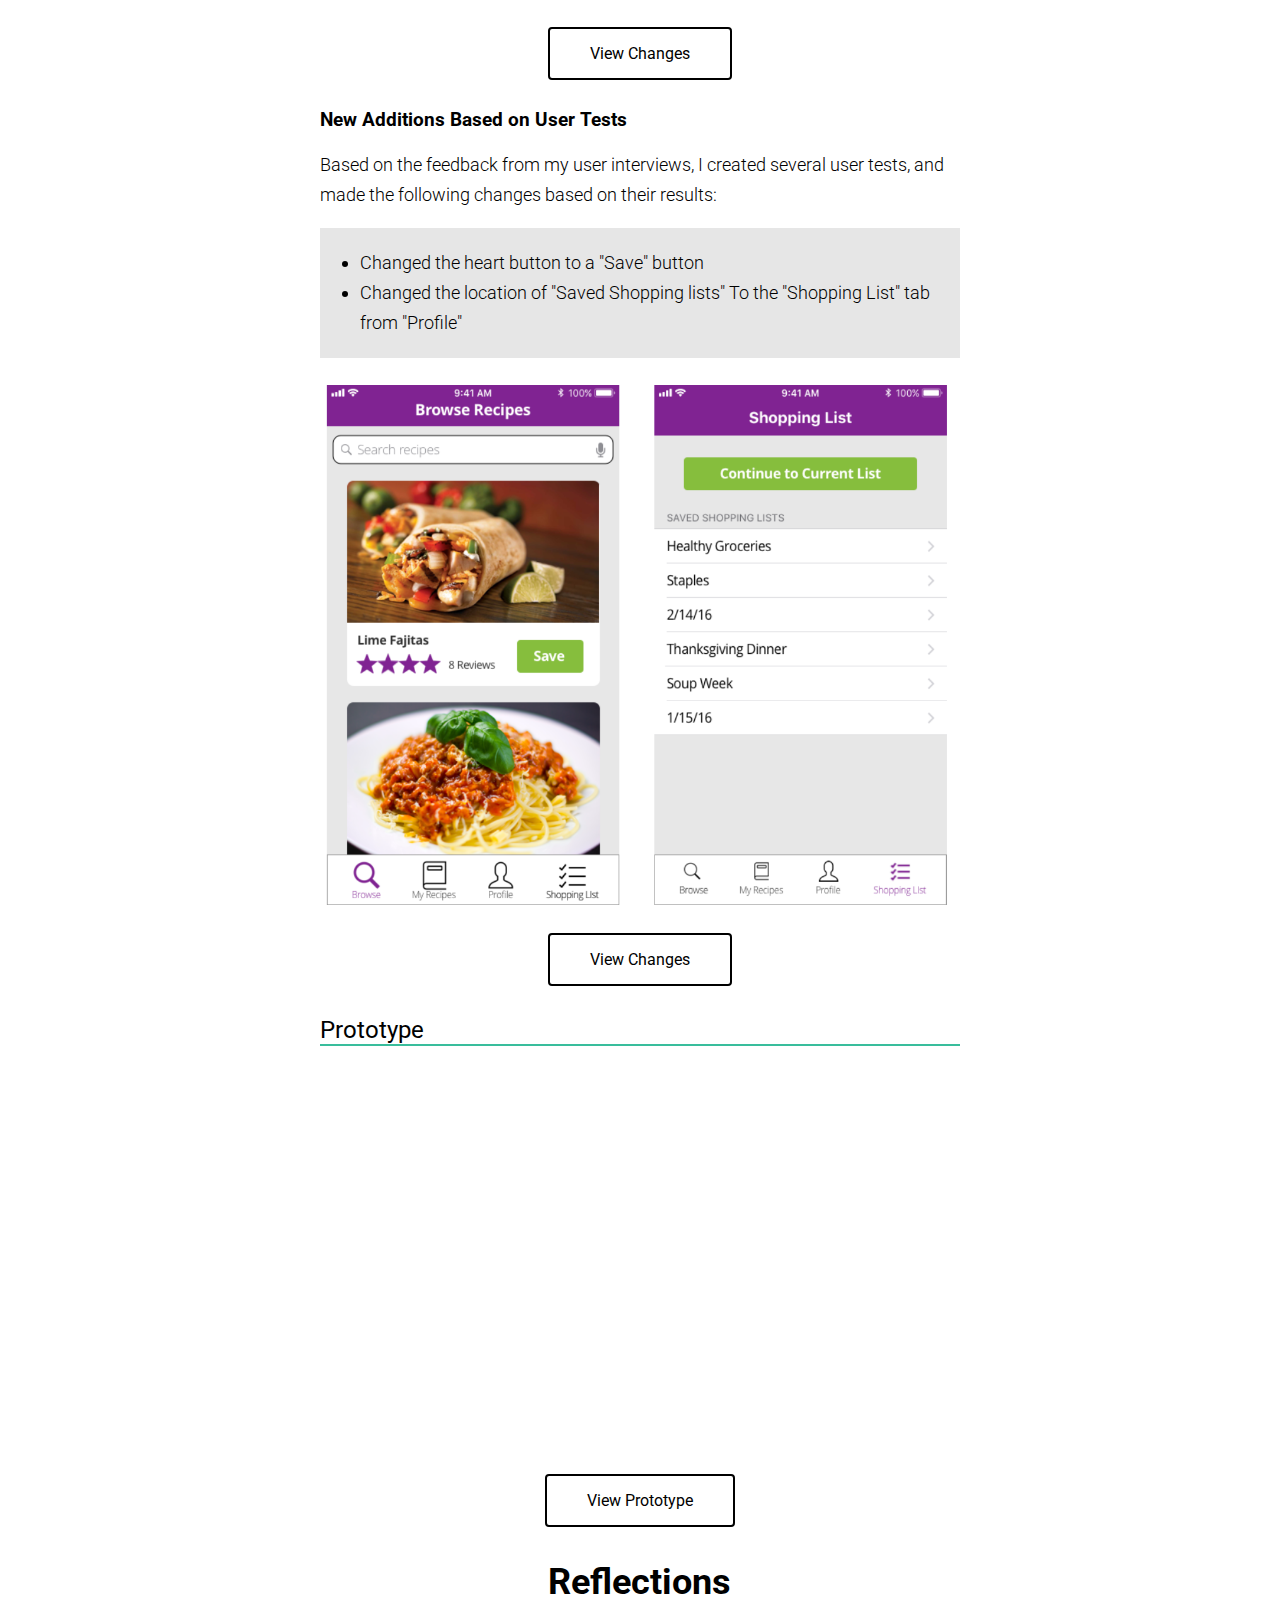
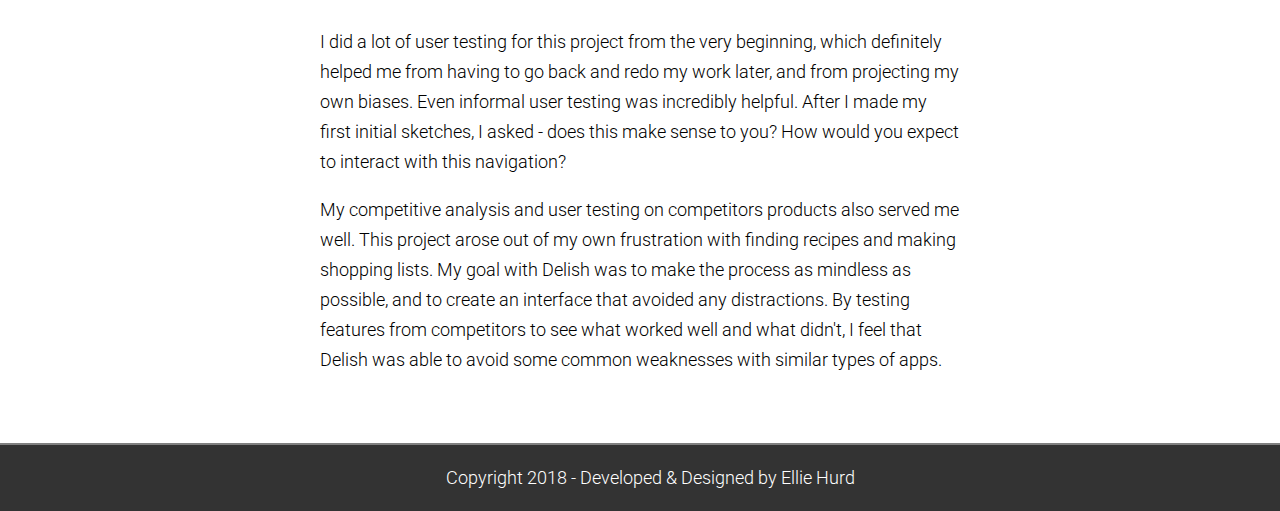
<file: delish.html>
<!DOCTYPE html>
<html>
  <head>
    <!-- Global site tag (gtag.js) - Google Analytics -->
<script async src="https://www.googletagmanager.com/gtag/js?id=UA-116360107-1"></script>
<script>
  window.dataLayer = window.dataLayer || [];
  function gtag(){dataLayer.push(arguments);}
  gtag('js', new Date());

  gtag('config', 'UA-116360107-1');
</script>

    <title>Delish</title>
    <link href="https://fonts.googleapis.com/css?family=Roboto:300,400,700" rel="stylesheet">
    <link rel="stylesheet" type="text/css" href="css\style.css">
    <link rel="stylesheet" type="text/css" href="css\delish.css">
    <meta name="viewport" content="width=device-width, initial-scale=1">
  </head>
  <body>
    <div class="wrapper">
    <header class="header">
      <nav>
        <a href="index.html"><img src="images\logo.png" class="logo"></a>
        <input class="menu-btn" type="checkbox" id="menu-btn" />
        <label class="menu-icon" for="menu-btn"><span class="navicon"></span></label>
        <ul class="menu">
          <li><a href="about.html">About</a></li>
          <li><a href="images/hurd.resume.png">Resume</a></li>
          <li><a href="contact.html">Contact</a></li>
        </ul>
      </nav>
      <p class="banner-text">Delish</p>
    </header>
    <article class="post">
      <div class="text-container">
         <p class="sub-text">Delish is a mobile app that makes meal prep easy. Find new recipes and make grocery lists from your phone.</p>
      </div>
      <div class="full-width-container">
        <div class="cta">
          <a href="https://www.useloom.com/share/a2b56113d60d448582f87691a8562aaf" class="button">View Prototype</a>
        </div>
        <figure>
          <img src="images/delish/delish-mockup-banner.png">
        </figure>
      </div>
      <div class="text-container">
        <h1>Overview</h1>
        <h2>The Problem</h2>
        <p>Meal planning is an extensive process that often involves searching through multiple resources for new recipes and writing down shopping lists by hand. It takes too much time. </p>

        <h2>The Solution</h2>
        <p>Delish aims to make this process easier by providing an easy-to-use user interface that allows you to seamlessly browse and save recipes, and create new shopping lists.</p>

<!--
      <div class="learn-more">
        <a href="https://www.useloom.com/share/a2b56113d60d448582f87691a8562aaf" class="button">View Prototype</a>
      </div> -->

        <h1>The Process</h1>
        <h2>Getting to Know the Users</h2>

        <h3>Creating a Survey</h3>
        <p>I started with a user survey to figure out what the biggest pain points are for users when creating grocery lists and what features needed to be included in the app. Some of the most significant findings included the following:</p>
      </div>

      <div class="full-width-container disappear">
        <div class="persona-grid" id="survey-results">
          <img src="images/delish/delish-survey-results.jpg">
        </div>
      </div>


    <div class="text-container">

<!--
      <div class="usually-hidden">
      <h3>Survey Results (Based on a survey of 17 people across Facebook & Bloc)</h3>
      <ul>
        <li>94% Purchase groceries in person</li>
        <li>82% Save a recipe when they like it</li>
        <li>50% Get most frustrated by dividing their shopping list into categories</li>
        <li>100% Want to share recipes and shopping lists with others</li>
      </ul>
    </div> -->


      <h3>Top 5 Biggest Survey Takeaways</h3>
      <ul>
        <li>Users want a mobile app they can take to supermarket</li>
        <li>Ease and accessibility were the most commonly referenced reasons for what users like about their shopping list creation tools (with pen & paper + notes app being the most common) </li>
        <li>Access to reviews and a wide variety of food were the most listed requirements for a recipe finding app</li>
        <li>Users want flexibility to add ingredients to their list as they think of them</li>
        <li>Users need to be able to share recipes and shopping lists with others</li>
      </ul>

      <h2>Competitive Analysis</h2>
      <p>I analyzed my survey results to see which competitors my survey participants were using, and some of the most popular apps were AnyList, AllRecipes, and Pinterest.</p>
      <p>The final Delish product takes the strongest elements from these competitors. It uses a saving and category system that is similar to Pinterest, recipe to shopping list conversion from AllRecipes, and a list creation system that takes elements from AnyList.</p>

<!--
      <h3>Pinterest</h3>
      <p>Strengths:</p>
      <ul class="strengths">
        <li>Board and pin system is an intuitive and visually appealing way to save information</li>
        <li>Wide user base </li>
        <li>Feels innovative </li>
        <li>Linked with Twitter and Facebook – easy to share pins with these networks as well </li>
        <li>Allows you to create both private and public boards</li>
      </ul>

      <p>Weaknesses:</p>
      <ul class="weaknesses">
        <li>Navigation unclear</li>
        <li>CTAs unclear </li>
        <li>Feels innovative</li>
        <li>One of the most powerful uses of pinterest is to pin new content to your board that you find when you are browsing the web, this is not made clear to new users</li>
        <li>Can be hard to sort through spam</li>
      </ul> -->

      <h3>All Recipes</h3>
      <p>Strengths:</p>
      <ul class="strengths">
        <li>Wide user base</li>
        <li>Huge variety of recipes</li>
        <li>Allows user reviews</li>
        <li>Easily allows you to add ingredients from recipe to shopping list</li>
        <li>Automatically categorizes shopping list</li>
      </ul>

      <p>Weaknesses:</p>
      <ul class="weaknesses">
        <li>Navigation is confusing in app</li>
        <li>Checked off ingredients moved to bottom of list which users found confusing</li>
      </ul>

      <div class="body-button">
        <a href="images/pdfs/all-delish-competitive-analysis.png" class="button">View Competitive Analysis</a>
      </div>

<!--
      <h3>AnyList</h3>
      <p>Strengths:</p>
      <ul class="strengths">
        <li>Intuitive list creation</li>
        <li>Allows you to add your own recipes</li>
        <li>Allows importing recipes from websites</li>
        <li>Allows you to edit list items</li>
        <li>Automatically categorizes shopping list</li>
      </ul>

      <p>Weaknesses:</p>
      <ul class="weaknesses">
        <li>Not targeted towards grocery list creation specifically</li>
        <li>Filters hard to navigate</li>
        <li>Importing recipes feature has too many instructions</li>
      </ul> -->

     <!-- <h2>Competitive Analysis User Research</h2>
     <p>I tested users to see where their biggest frustrations were while using these competitor apps.</p>
     <p>In AnyList, they found the recipes section to be a little overwhelming with options and difficult to navigate as a first time user.</p>
     <p>The Recipe Web Browser section included a lot of instructions, which none of my testers read. This contributed to my decision to not allow the option to add your own recipes.</p>
     <img src="images/delish/delish-anylist.png">

     <p>With AllRecipes, the biggest pain point for users was navigating between the food detail pages and other sections of the app. The food detail pages have a different navigation structure than all the other pages, which is one of the reasons I decided to have a fixed nav accessible from all pages. </p>
     <img src="images/delish/delish-all-recipes.png"> -->

     <h2>User Personas</h2>
     <p>After reviewing my survey results, I interviewed participants to come up with personas to help understand the target audience: </p>
     <p class="disappear"><b>The Planner</b> - Needs to find recipes that appeal to picky eaters and easily go back and find what worked. Relies heavily on ratings from others.</p>
   </div>
   <div class="full-width-container disappear">
       <div class="persona-grid disappear">
         <img class="disappear" src="images/delish/Susan.png">
       </div>
   </div>

   <div class="text-container">

     <div class="body-button">
       <a href="images/pdfs/all-delish-personas.png" class="button">View User Personas</a>
     </div>
     <!--
     <p><b>The Spontaneous Chef</b> - Super busy, doesn’t spend a lot of time at home. Works late nights. Main goals are to reduce the time and ease it takes to meal plan, and stay organized by keeping all recipes in one place.</p>
     <img src="images/delish/Ian.png">
     <p><b>The Staples Girl</b> - Occasionally searches for new recipes, but primarily has a list of staple shopping lists she goes back to over and over again.</p>
     <img src="images/delish/Laurel.png">

     <div class="persona-grid">
     <img src="images/delish/Susan.png">
     <img src="images/delish/Ian.png">
     <img src="images/delish/Laurel.png">
   </div> -->

     <h2>User Stories</h2>
     <p>My user survey and personas helped me to figure out which features to include and what interactions a user would have with my app:</p>
     <ul>
       <li>User finds new recipes</li>
       <li>Users saves recipes they can easily come back to later</li>
       <li>Users creates new shopping list using saved recipes </li>
       <li>User saves shopping lists they can easily come back to later</li>
       <li>User shares recipes and shopping lists with others</li>
       <li>Users rates recipes and views the ratings of others</li>
     </ul>

     <h2>User Flows</h2>
     <p>Based on my user stories, I sketched out what some potential user flows would look like:</p>
  </div>
  <div class="full-width-container disappear">
     <div class="user-flow-grid">

       <h3 class="disappear"> Find a New Recipe</h3>
       <img class="user-flow disappear" src="images/delish/Find New Recipe (Delish) (1).png">
       <h3 class="disappear">Add Ingredients</h3>
       <img  class="user-flow disappear" src="images/delish/Add Ingredients to Shopping List (Delish) (1).png">
       <h3 class="disappear">Save Recipe</h3>
       <img class="user-flow disappear" src="images/delish/save-recipe-correct-user-flow.png">
       <!--
       <img src="images/delish/delish-screen-flow1.png">
       <img src="images/delish/delish-screen-flow2.png">
       <img src="images/delish/delish-screen-flow3.png">
       <img src="images/delish/delish-screen-flow4.png">
       <img src="images/delish/delish-screen-flow5.png"> -->

     </div>
  </div>
  <div class="text-container">
     <div class="body-button">
       <a href="images/pdfs/all-delish-user-flows.png" class="button">View User Flows</a>
     </div>

     <h2>Wireframes</h2>
     <p>I sketched out some initial wireframes by hand and ran them by user testers to make sure they made sense. Then I transferred them to myBalsamic:</p>
  </div>
  <div class="full-width-container">
     <div class="persona-grid">
       <img class="invisible" src="images/delish/high-res-browse.png">
       <img class="disappear" src="images/delish/delish-three-wireframes.png">
       <!--
     <img src="images/delish/delish-wireframe1.png">
     <img src="images/delish/delish-wireframe2.png">
     <img src="images/delish/delish-wireframe3.png"> -->
     </div>
  </div>
  <div class="text-container">
     <div class="body-button">
       <a href="images/pdfs/all-delish-wireframes.png" class="button">View Wireframes</a>
     </div>

     <p>Some of the features seen in these wireframes got removed as I continued to work on the project. For example, initially, this app was going to allow users to add their own recipes. This would have added complexity to the user interface because the ability to add recipes means that recipes must be editable. If recipes are editable, this would interfere with the user/rating system since you shouldn't be allowed to edit a recipe that already has multiple user-ratings. I didn't want to have to distinguish between user recipes and the general user base recipes. Additionally, adding the option to manually add recipes can be distracting from the primary focus of the app. </p>

     <h3>Wireframe Iterations</h3>
     <p>(Based on feedback from my mentor and observing feedback as 3-4 people interacted with the wireframes):</p>
     <ul>
       <li>Removed "add a recipe" button and associated functionality </li>
       <li>Added an option to view shopping list by recipe or category</li>
       <li>Added a shopping list history section</li>
       <li>"Create a board" changed to "create a category" </li>
     </ul>

     <h2>Branding</h2>
     <p>Initially called Grocery Master, it was at this point I changed the name of the app to Delish after doing some mind-mapping and figuring out what emotions I wanted the brand to convey.</p>
  </div>

  <div class="full-width-container">
     <div class="persona-grid">
       <img src="images/delish/delish-sketches.png">
       <!--<img src="images/delish-sketch-2.jpg"> -->
     </div>
  </div>

  <div class="text-container">
     <p>I also created a style guide. I chose colors that reduce stress (trying to make shopping list creation fun), and inspire creativity. I chose Open Sans for its neutral, yet friendly appearance, and because it was designed to be optimized for mobile interfaces. A light Montserrat body text pairs nicely with Open Sans and is easy to read. </p>
  </div>

  <div class="full-width-container disappear">
     <div class="persona-grid">
       <img src="images/delish/delish-style-guide.png">
     </div>
  </div>

  <div class="text-container">
    <div class="body-button">
       <a href="images/pdfs/all-delish-branding.pdf" class="button">View Branding Assets</a>
     </div>

     <h2>High Fidelity Mockups</h2>
     <p>With my branding and initial wireframes complete, I moved on to high fidelity mockups, and turned these into prototypes to get some user feedback. </p>
  </div>
  <div class="full-width-container">
     <div class="persona-grid">

       <!--
       <img src="images/delish/delish-browse-recipes.png">
       <img src="images/delish/delish-my-recipes.png">
       <img src="images/delish/delish-recipe-close-up.png"> -->

       <img class="invisible" src="images/delish/delish-browse-recipes.png">
       <img class="disappear" src="images/delish/delish-highfed-wireframe1.png">
       <!--
       <img src="images/delish/delish-highfed-wireframe2.png"> -->
     </div>
   </div>
   <div class="text-container">

    <!--
     <h3>Mockup Interations</h3>
     <p>Based on feedback from my mentor, I made the following edits:</p>
     <ul>
       <li>Changed the color outline of my search window from blue to grey, and reduced the weight</li>
       <li>Changed the color of my “By Category” button from a blue which contrasted with the hierarchy of the page, to a light purple </li>
     </ul> -->

     <div class="body-button">
       <a href="https://drive.google.com/open?id=18ukmE7jDJPk4FuW9MNMnxvJgjmZkeSd6" class="button">View Mockups</a>
     </div>

     <h2>User Testing Results</h2>
     <h3>Interview Takeaways<h3>
     <p>I ran 3 approximately 30-minute sessions with users who had not seen the app before, and asked them to complete a list of tasks, and came up with the following takeaways:</p>
     <ul>
       <li>Users were confused about the existence of a dietary preferences settings section since I had not told them they could change these when they opened the app for the first time</li>
       <li>It was unclear to users if saving a recipe or shopping list had been successful </li>
       <li>Users found the heart-shaped save button to be misleading</li>
       <li>Users could not find the saved shopping lists</li>
     </ul>

     <h3>New Additions Based on Interview Takeaways</h3>
     <ul>
       <li>Added a dietary preferences page to onboarding process</li>
       <li>Created "saved" notifications</li>
     </ul>
     <div class="persona-grid">
     <img class="disappear" src="images/delish/delish-feedback-additions.png">
   </div>

   <div class="body-button">
     <a href="images/pdfs/delish-changes-1.png" class="button">View Changes</a>
   </div>

     <h3>New Additions Based on User Tests</h3>
     <p>Based on the feedback from my user interviews, I created several user tests, and made the following changes based on their results:</p>
     <ul>
       <li>Changed the heart button to a "Save" button</li>
       <li>Changed the location of "Saved Shopping lists" To the "Shopping List" tab from "Profile"</li>
     </ul>
     <div class="persona-grid">
     <img class="disappear" src="images/delish/delish-user-test-additions.png">
   </div>

   <div class="body-button">
     <a href="images/pdfs/delish-changes-2.png" class="button">View Changes</a>
   </div>


<h2 class="disappear">Prototype</h2>
</div>
<div class="full-width-container disappear">
     <div class="disappear">
       <iframe width="630" height="394" src="https://www.useloom.com/embed/a2b56113d60d448582f87691a8562aaf" frameborder="0" webkitallowfullscreen mozallowfullscreen allowfullscreen></iframe>
     </div>
</div>

<div class="text-container">
     <div class="body-button disappear">
       <a href="https://www.useloom.com/share/a2b56113d60d448582f87691a8562aaf" class="button">View Prototype</a>
     </div>

     <h1>Reflections</h1>

     <p>I did a lot of user testing for this project from the very beginning, which definitely helped me from having to go back and redo my work later, and from projecting my own biases. Even informal user testing was incredibly helpful. After I made my first initial sketches, I asked - does this make sense to you? How would you expect to interact with this navigation?</p>

<p>My competitive analysis and user testing on competitors products also served me well.
This project arose out of my own frustration with finding recipes and making shopping lists. My goal with Delish was to make the process as mindless as possible, and to create an interface that avoided any distractions. By testing features from competitors to see what worked well and what didn't, I feel that Delish was able to avoid some common weaknesses with similar types of apps.</p>

      </div>
    </article>
    <div class="footer">
      <p>Copyright 2018 - Developed & Designed by Ellie Hurd</p>
    </div>
  </div>
  </body>
</html>
</file>
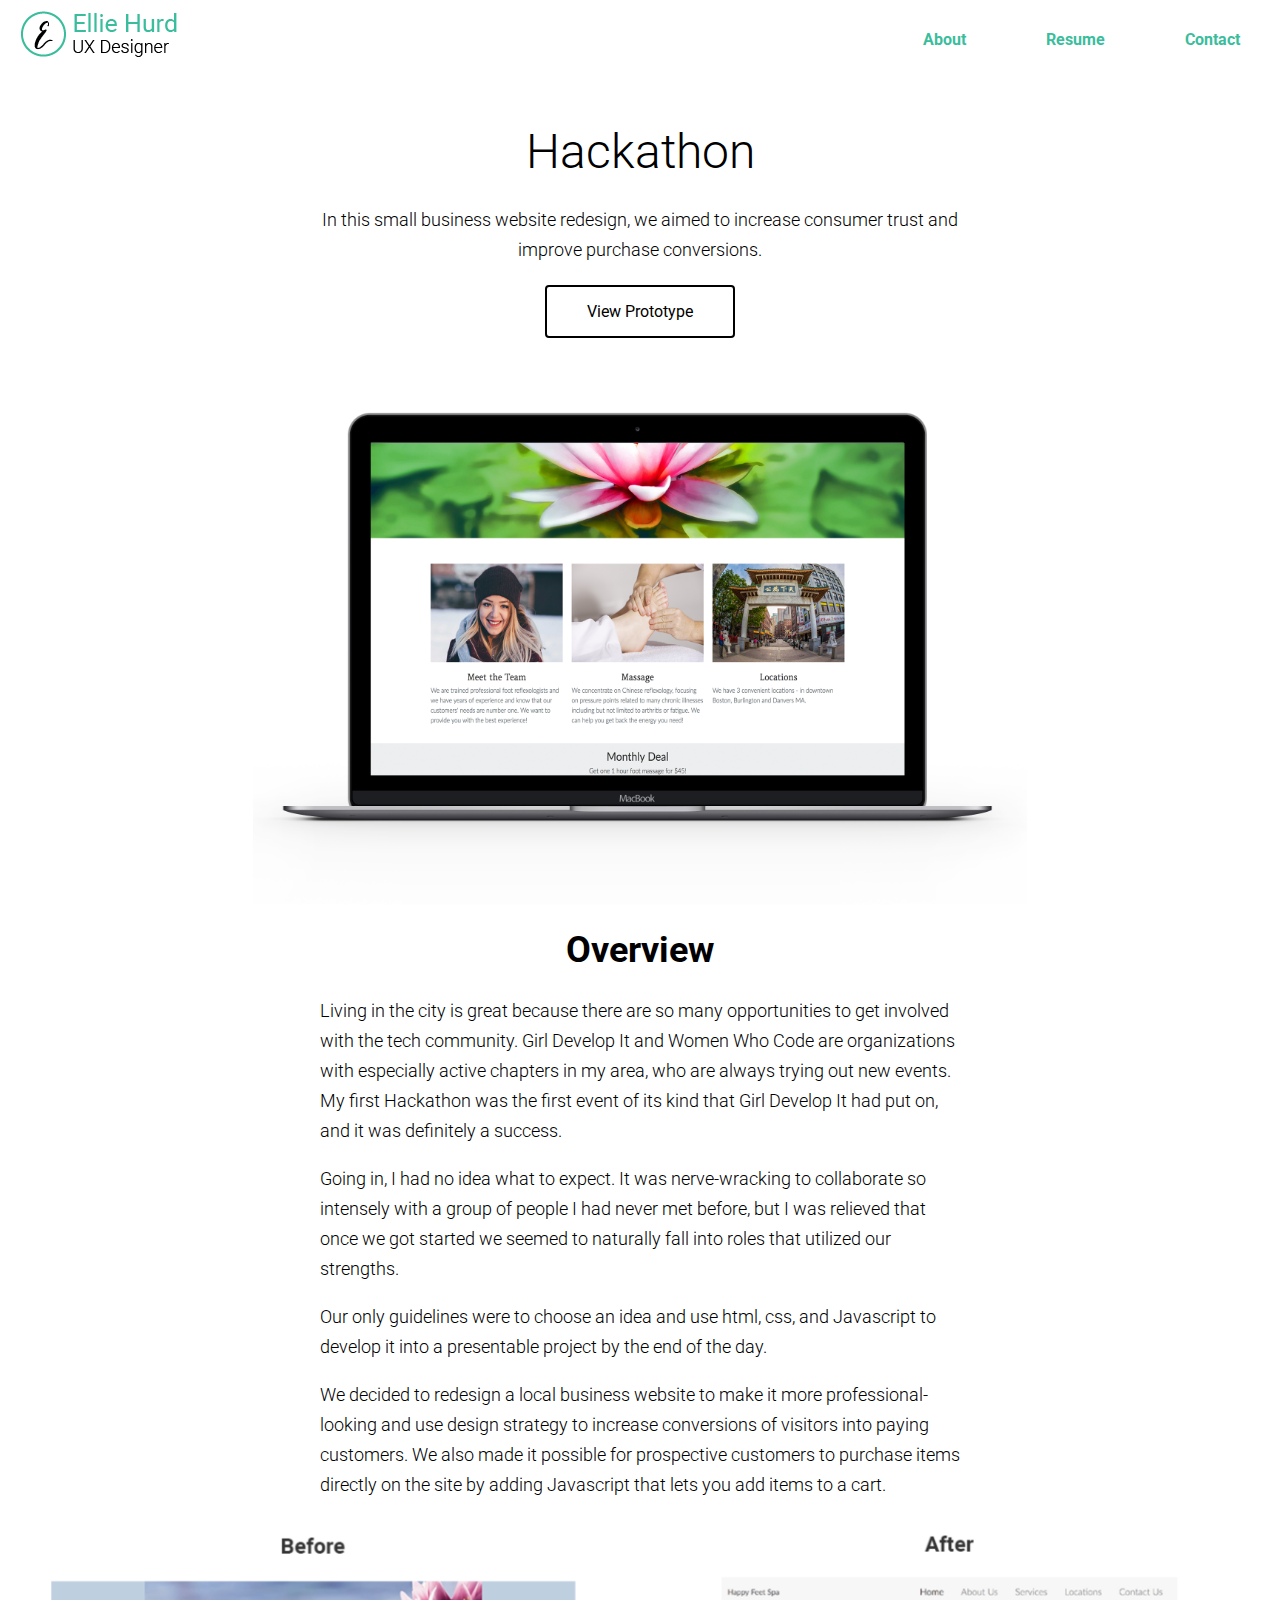
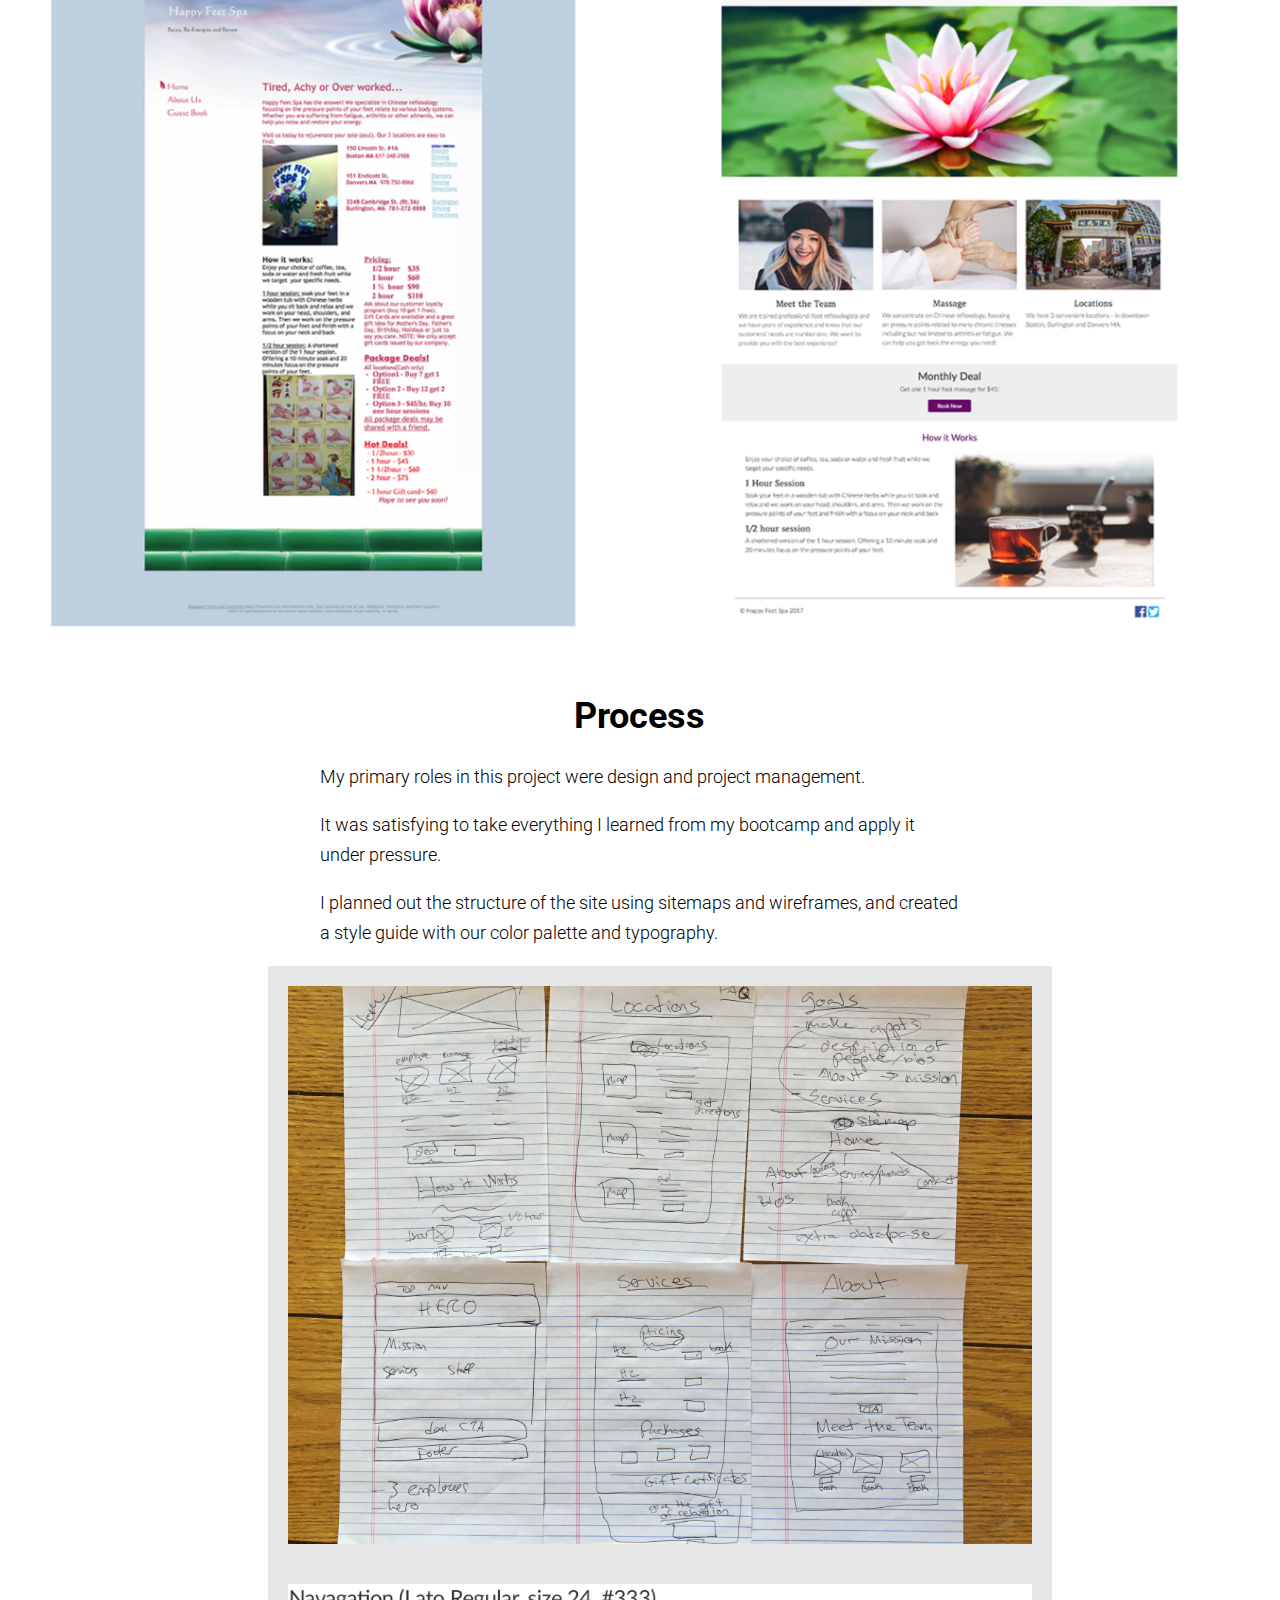
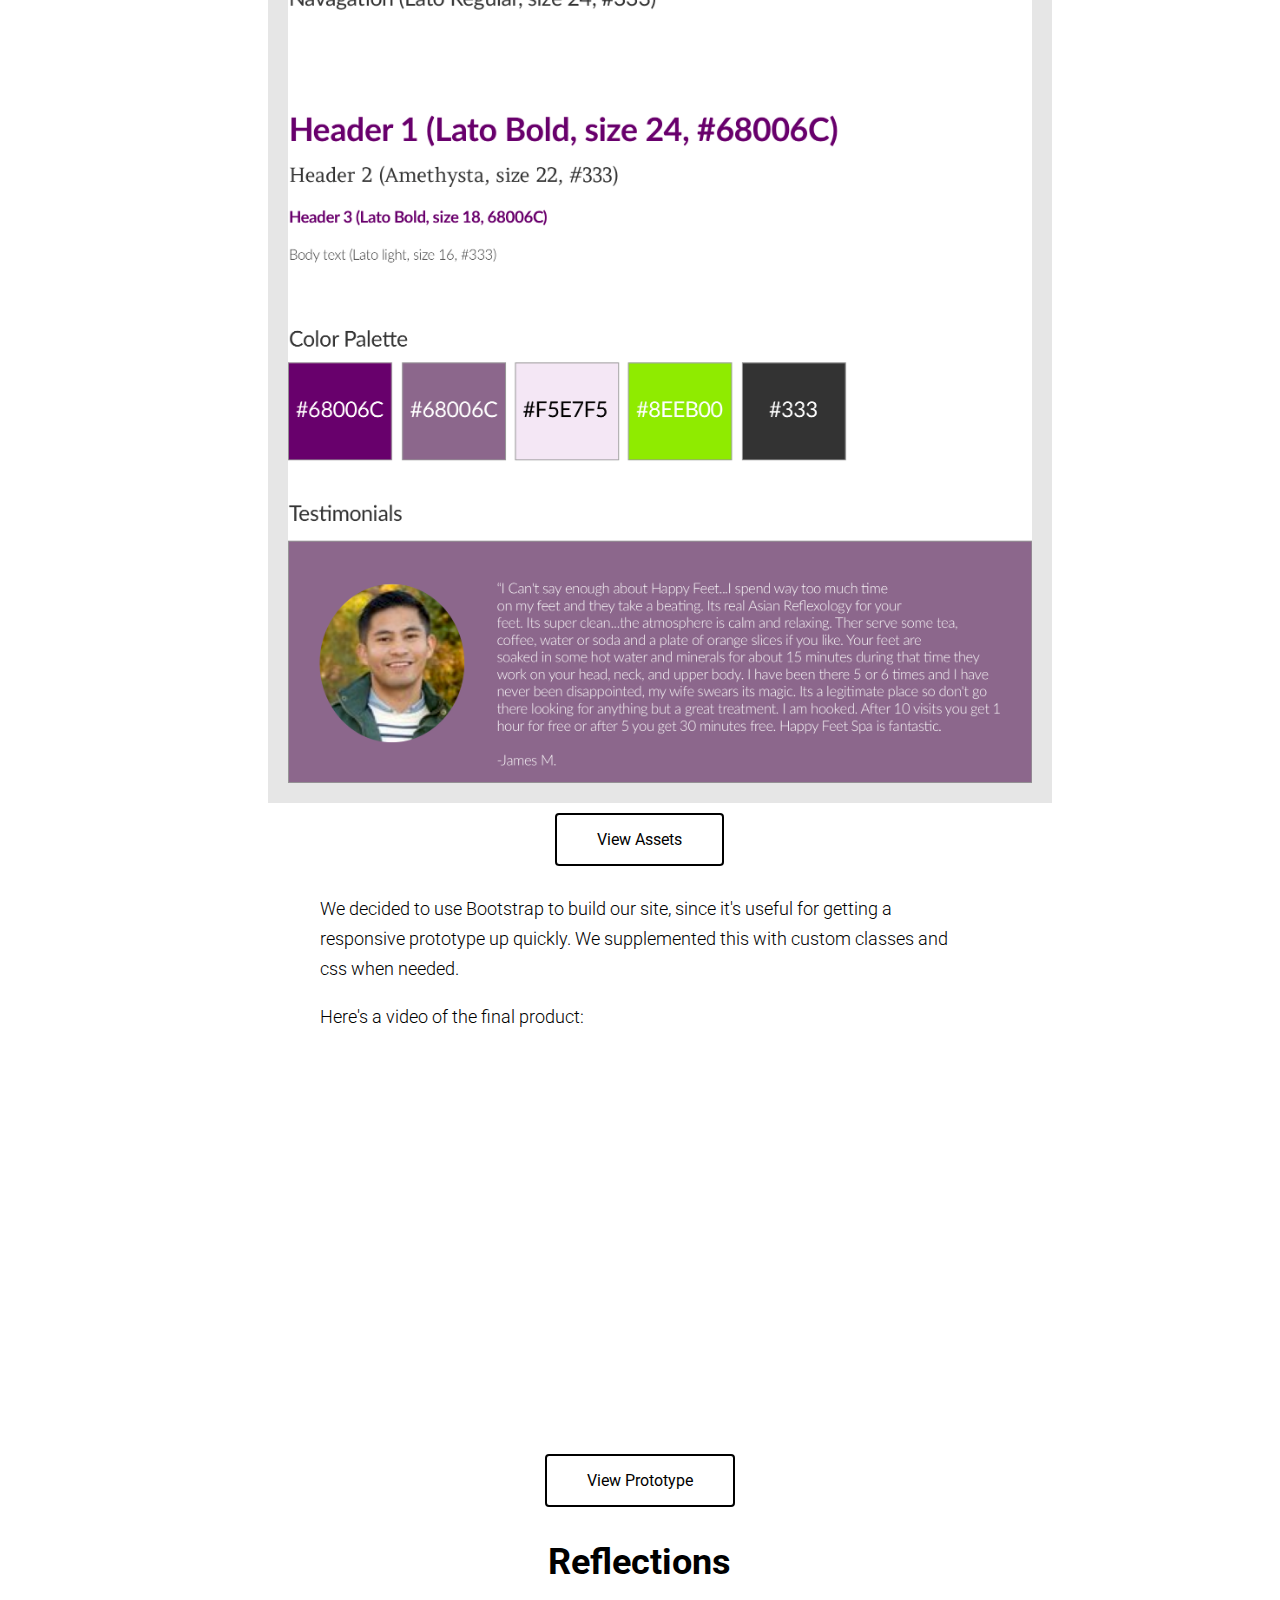
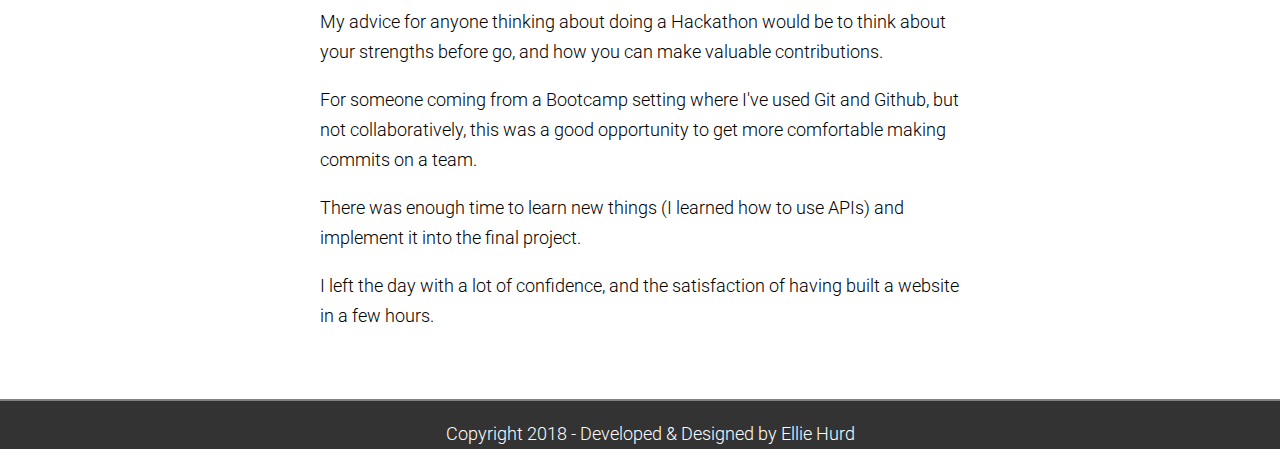
<file: hackathon.html>
<!DOCTYPE html>
<html>
  <head>
    <!-- Global site tag (gtag.js) - Google Analytics -->
<script async src="https://www.googletagmanager.com/gtag/js?id=UA-116360107-1"></script>
<script>
  window.dataLayer = window.dataLayer || [];
  function gtag(){dataLayer.push(arguments);}
  gtag('js', new Date());

  gtag('config', 'UA-116360107-1');
</script>

    <title>Hackathon</title>
    <link href="https://fonts.googleapis.com/css?family=Roboto:300,400,700" rel="stylesheet">
    <link rel="stylesheet" type="text/css" href="css\style.css">
    <link rel="stylesheet" type="text/css" href="css\hackathon.css">
    <meta name="viewport" content="width=device-width, initial-scale=1">
  </head>
  <body>
    <header class="header">
      <nav>
        <a href="index.html"><img src="images\logo.png" class="logo"></a>
        <input class="menu-btn" type="checkbox" id="menu-btn" />
        <label class="menu-icon" for="menu-btn"><span class="navicon"></span></label>
        <ul class="menu">
          <li><a href="about.html">About</a></li>
          <li><a href="images/hurd.resume.png">Resume</a></li>
          <li><a href="contact.html">Contact</a></li>
        </ul>
      </nav>
      <p class="banner-text">Hackathon</p>
    </header>
    <article class="post">
      <div class="text-container">
        <p class="sub-text">In this small business website redesign, we aimed to increase consumer trust and improve purchase conversions.</p>
      </div>
      <div class="full-width-container">
        <div class="cta">
         <a href="https://www.useloom.com/share/2d7f523b94194b5d9722b8c3089edf71" class="button">View Prototype</a>
        </div>
        <figure>
          <img src="images\happy-feet-homepage.png">
        </figure>
      </div>
  <div class="text-container">
     <h1>Overview</h1>
      <p>Living in the city is great because there are so many opportunities to get involved with the tech community. Girl Develop It and Women Who Code are organizations with especially active chapters in my area, who are always trying out new events. My first Hackathon was the first event of its kind that Girl Develop It had put on, and it was definitely a success.</p>

      <p>Going in, I had no idea what to expect. It was nerve-wracking to collaborate so intensely with a group of people I had never met before, but I was relieved that once we got started we seemed to naturally fall into roles that utilized our strengths.</p>

      <p>Our only guidelines were to choose an idea and use html, css, and Javascript to develop it into a presentable project by the end of the day.</p>

      <p>We decided to redesign a local business website to make it more professional-looking and use design strategy to increase conversions of visitors into paying customers. We also made it possible for prospective customers to purchase items directly on the site by adding Javascript that lets you add items to a cart.</p>

      <!--<div class="learn-more">
        <a href="https://www.useloom.com/share/2d7f523b94194b5d9722b8c3089edf71" class="button">View Prototype</a>
      </div>-->

<!--
      <figure>
      <img src="images/hackathon/comparison.png">
    </figure> -->

</div>
   <div class="max-width-container">
      <div class="before-after-grid">
        <div>
          <img id="before" src="images/hackathon/before.png">
        </div>
        <div>
          <img id="after" src="images/hackathon/after.png">
        </div>
      </div>
   </div>
<div class="text-container">
      <h1>Process</h1>
      <p>My primary roles in this project were design and project management.</p>

      <p>It was satisfying to take everything I learned from my bootcamp and apply it under pressure.</p>

      <p>I planned out the structure of the site using sitemaps and wireframes, and created a style guide with our color palette and typography.</p>
</div>
    <div class="max-width-container">
      <div class="persona-grid disappear">
        <img src="images/hackathon/sketches.JPG">
      </div>
      <div class="persona-grid disappear">
        <img id="style-guide" src="images/hackathon/style-guide.png">
      </div>
    </div>
    <div class="text-container">
      <div class="body-button">
        <a href="images/pdfs/all-hackathon-assets.png" class="button">View Assets</a>
      </div>

      <p>We decided to use Bootstrap to build our site, since it's useful for getting a responsive prototype up quickly. We supplemented this with custom classes and css when needed.</p>


      <p>Here's a video of the final product:</p>
</div>
<div class="full-width-container disappear">
      <div class="results-grid disappear">
      <iframe width="630" height="394" src="https://www.useloom.com/embed/2d7f523b94194b5d9722b8c3089edf71" frameborder="0" webkitallowfullscreen mozallowfullscreen allowfullscreen></iframe>
    </div>
</div>
<div class="text-container">
    <div class="body-button">
      <a href="https://www.useloom.com/share/2d7f523b94194b5d9722b8c3089edf71" class="button">View Prototype</a>
    </div>

      <h1>Reflections</h1>

      <p>My advice for anyone thinking about doing a Hackathon would be to think about your strengths before go, and how you can make valuable contributions.</p>

      <p>For someone coming from a Bootcamp setting where I've used Git and Github, but not collaboratively, this was a good opportunity to get more comfortable making commits on a team.</p>

      <p>There was enough time to learn new things (I learned how to use APIs) and implement it into the final project.</p>

      <p>I left the day with a lot of confidence, and the satisfaction of having built a website in a few hours.</p>


    </article>
    <div class="footer">
      <p>Copyright 2018 - Developed & Designed by Ellie Hurd</p>
    </div>
  </div>
  </body>
</html>
</file>
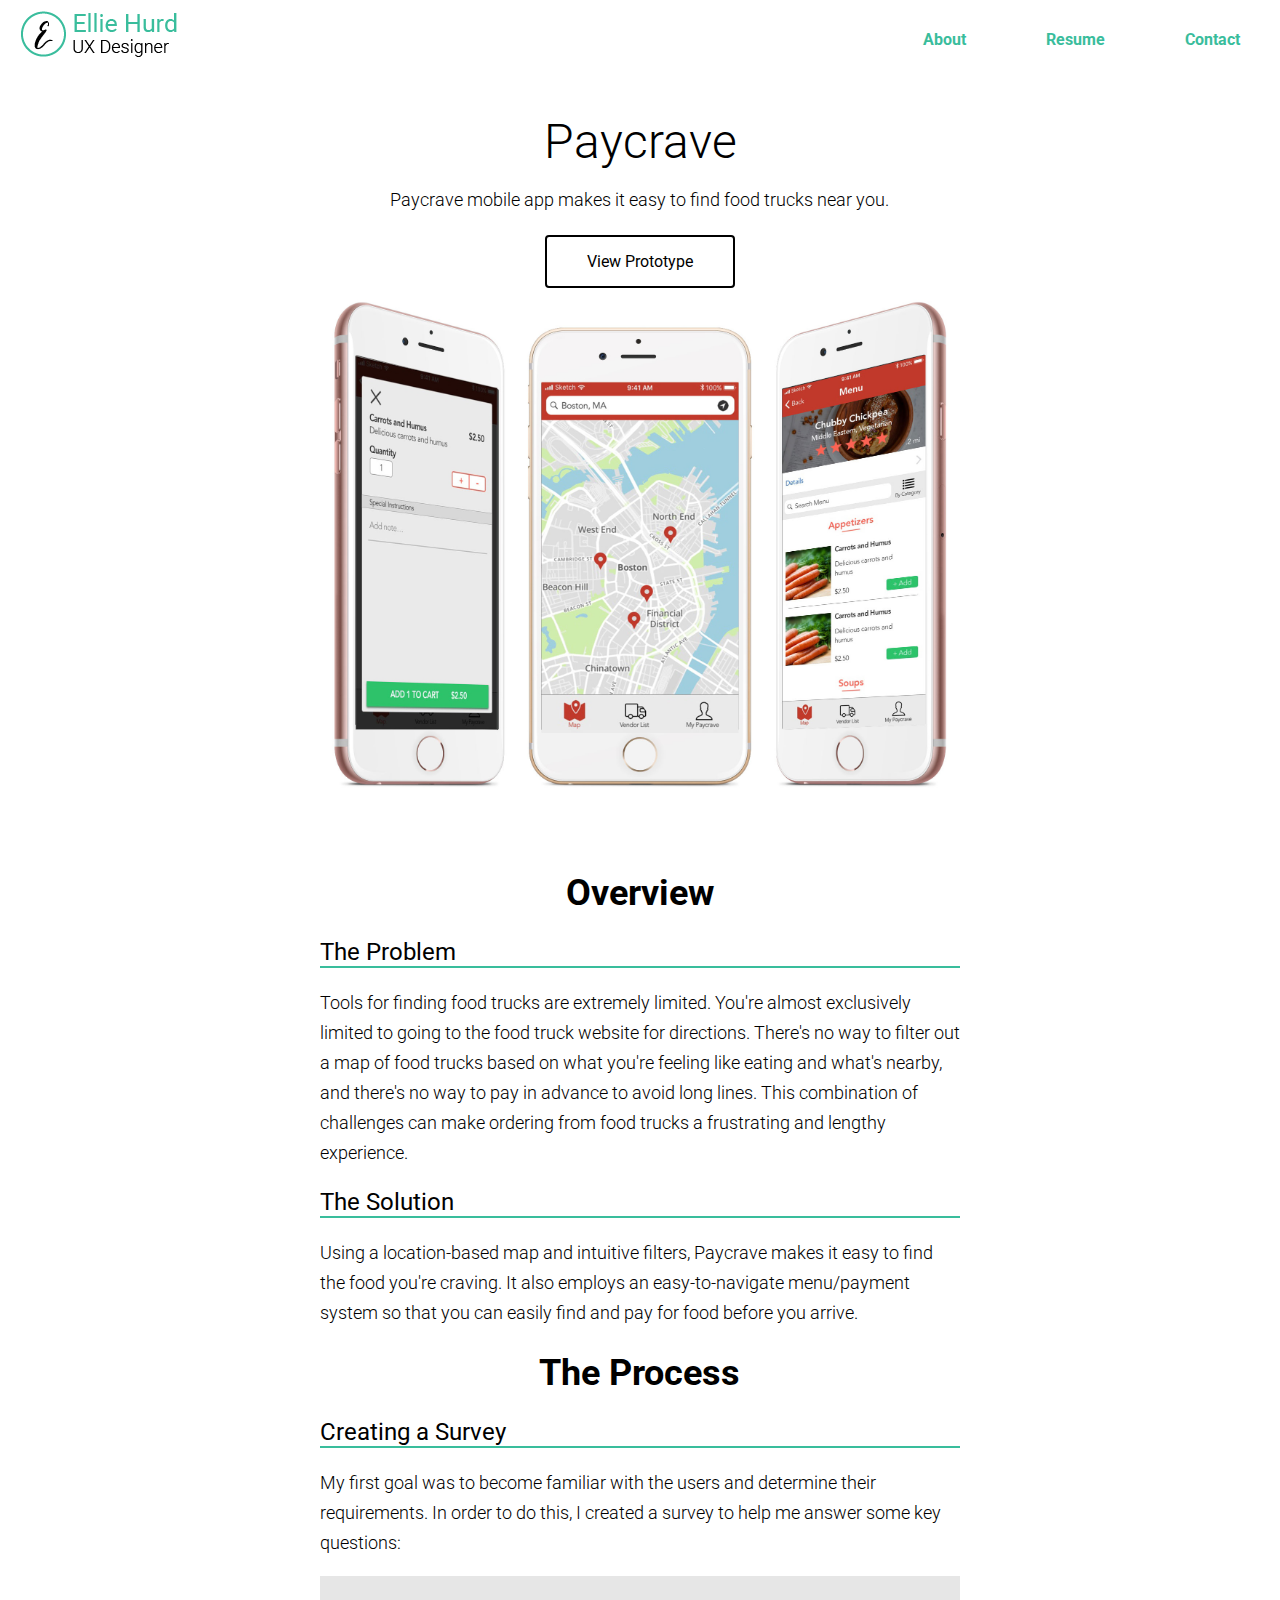
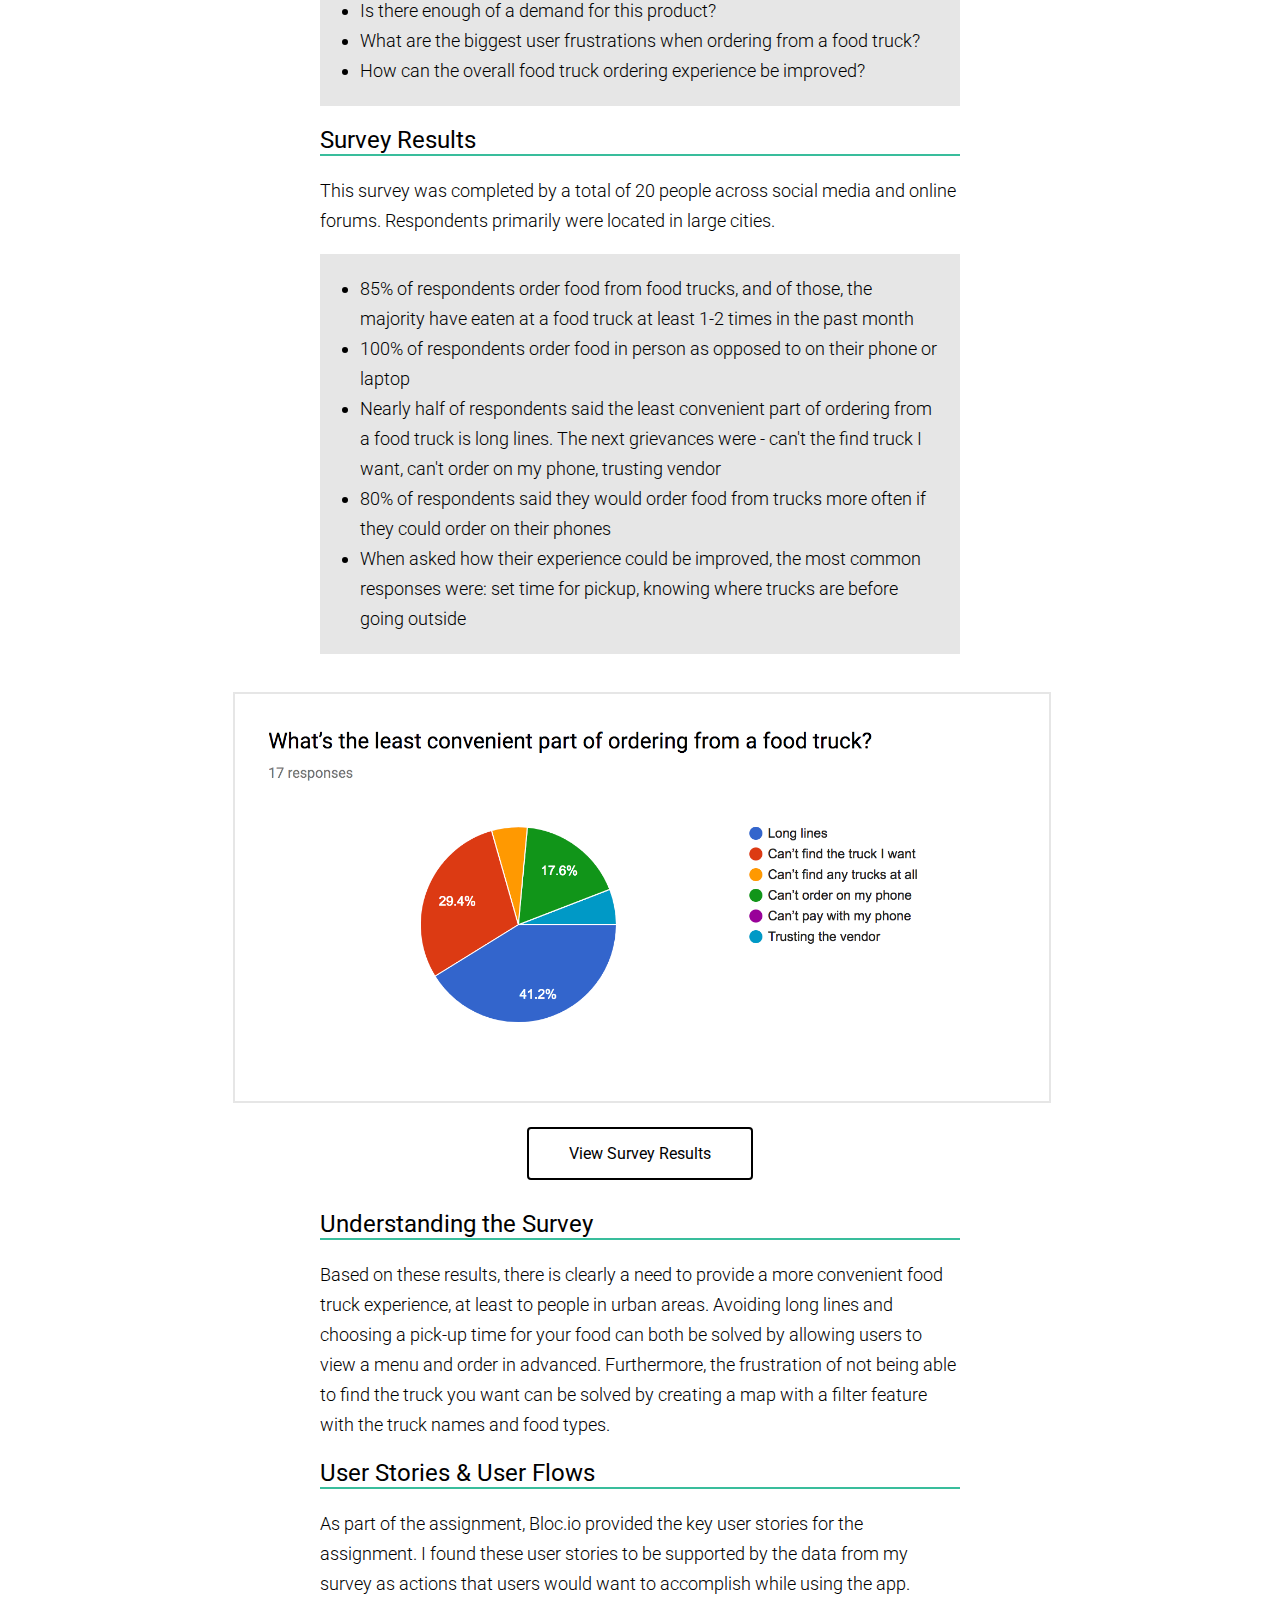
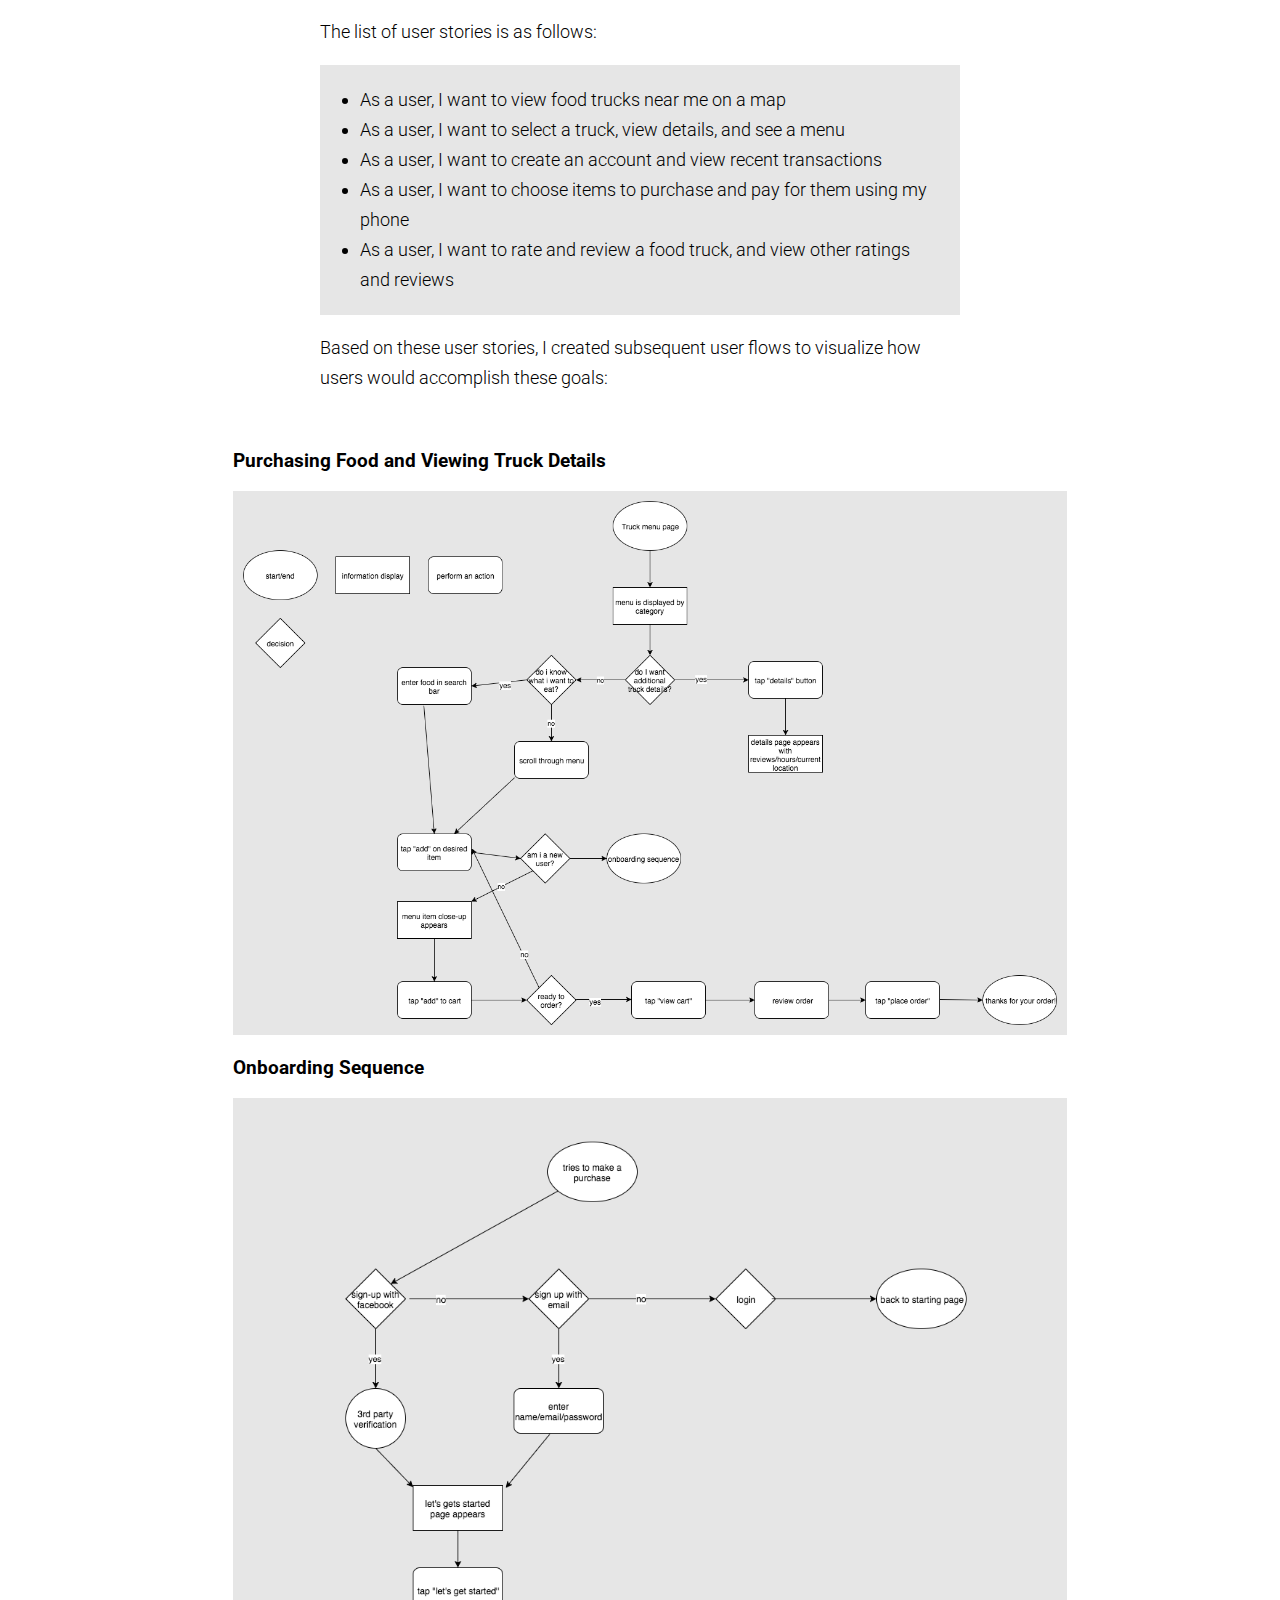
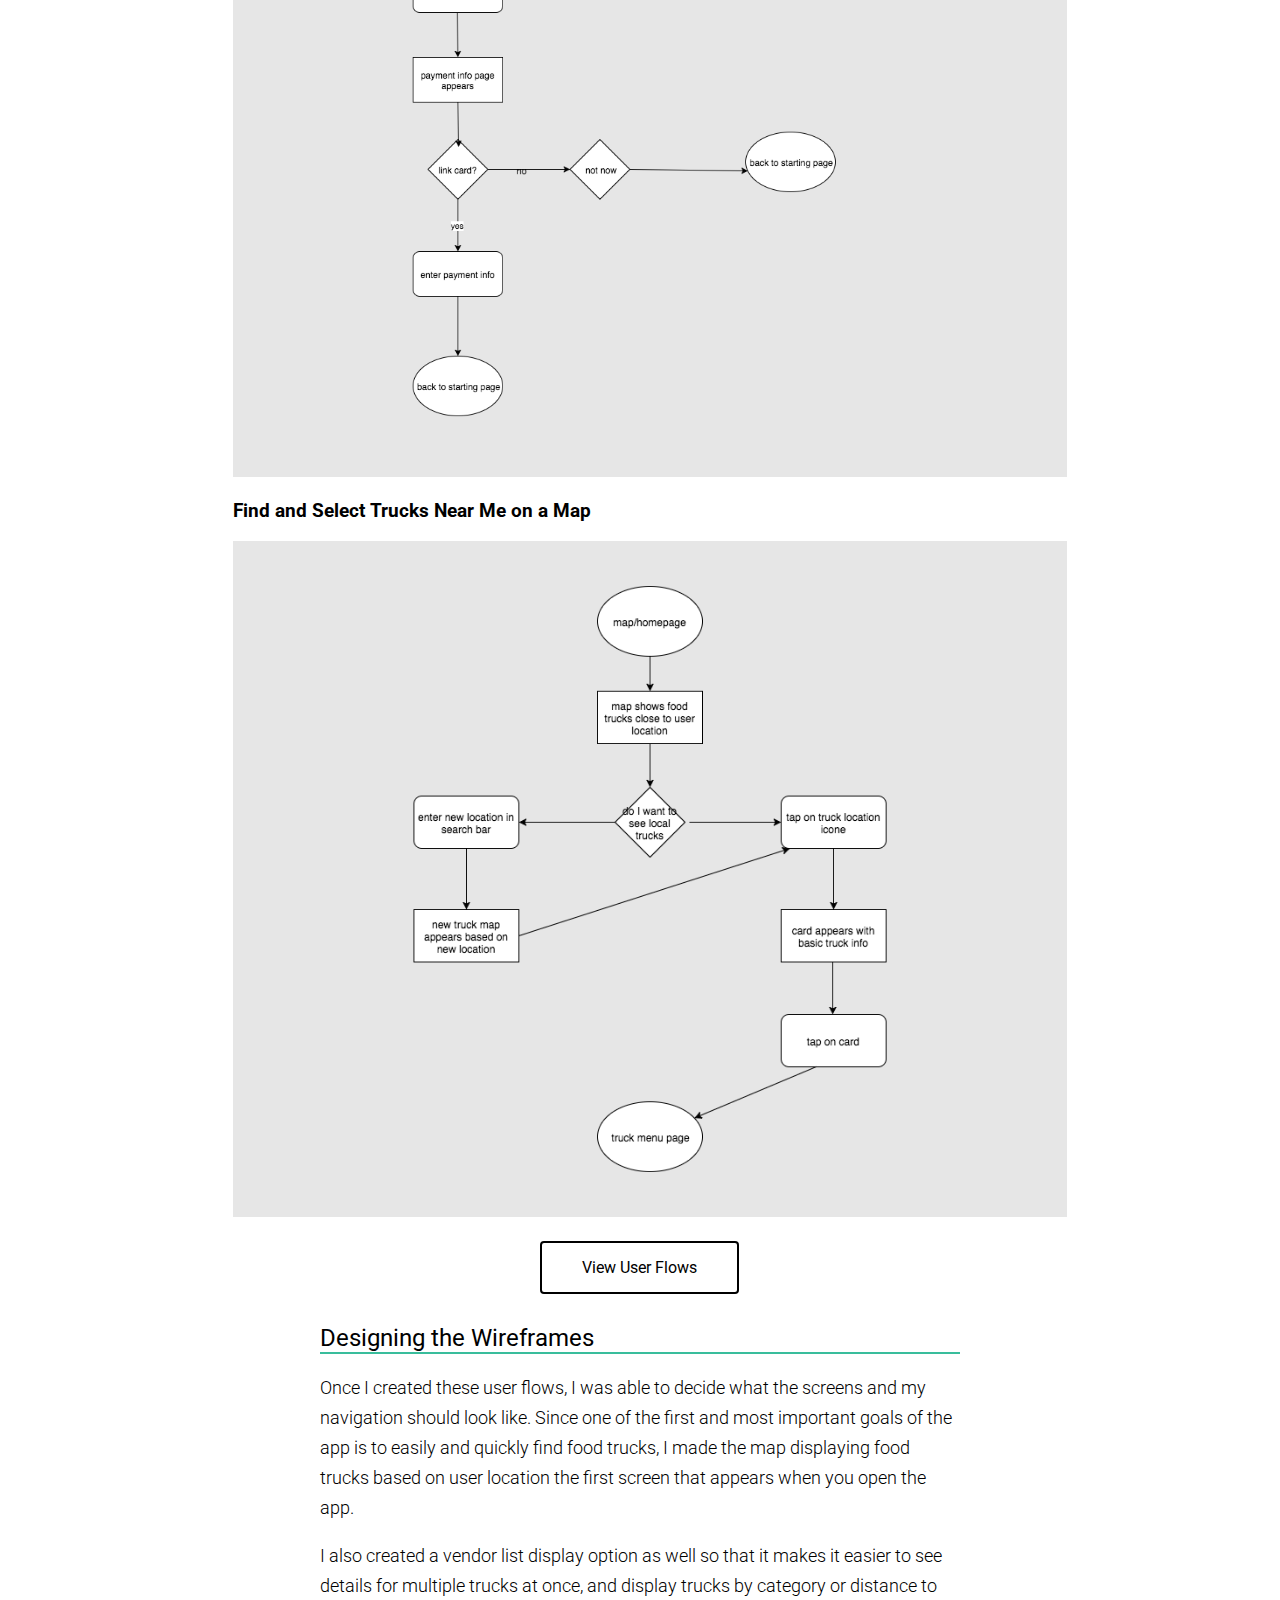
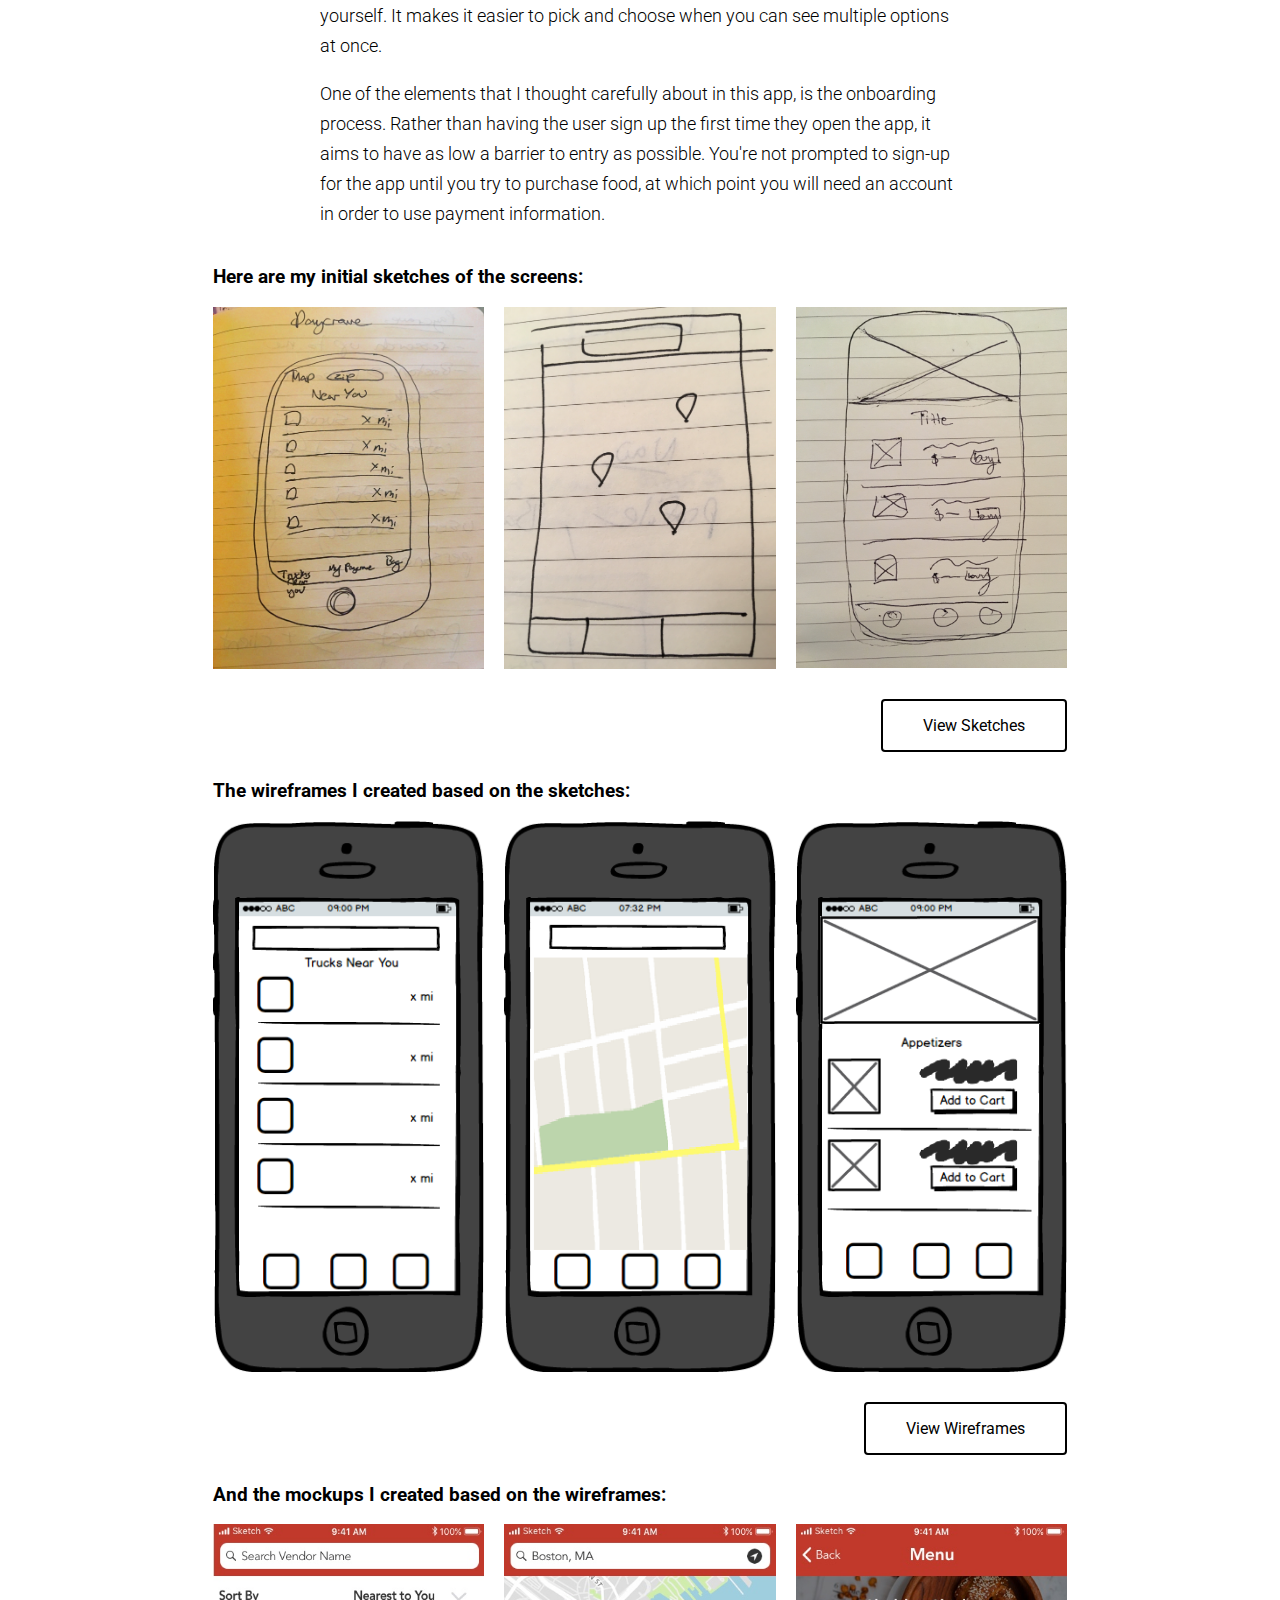
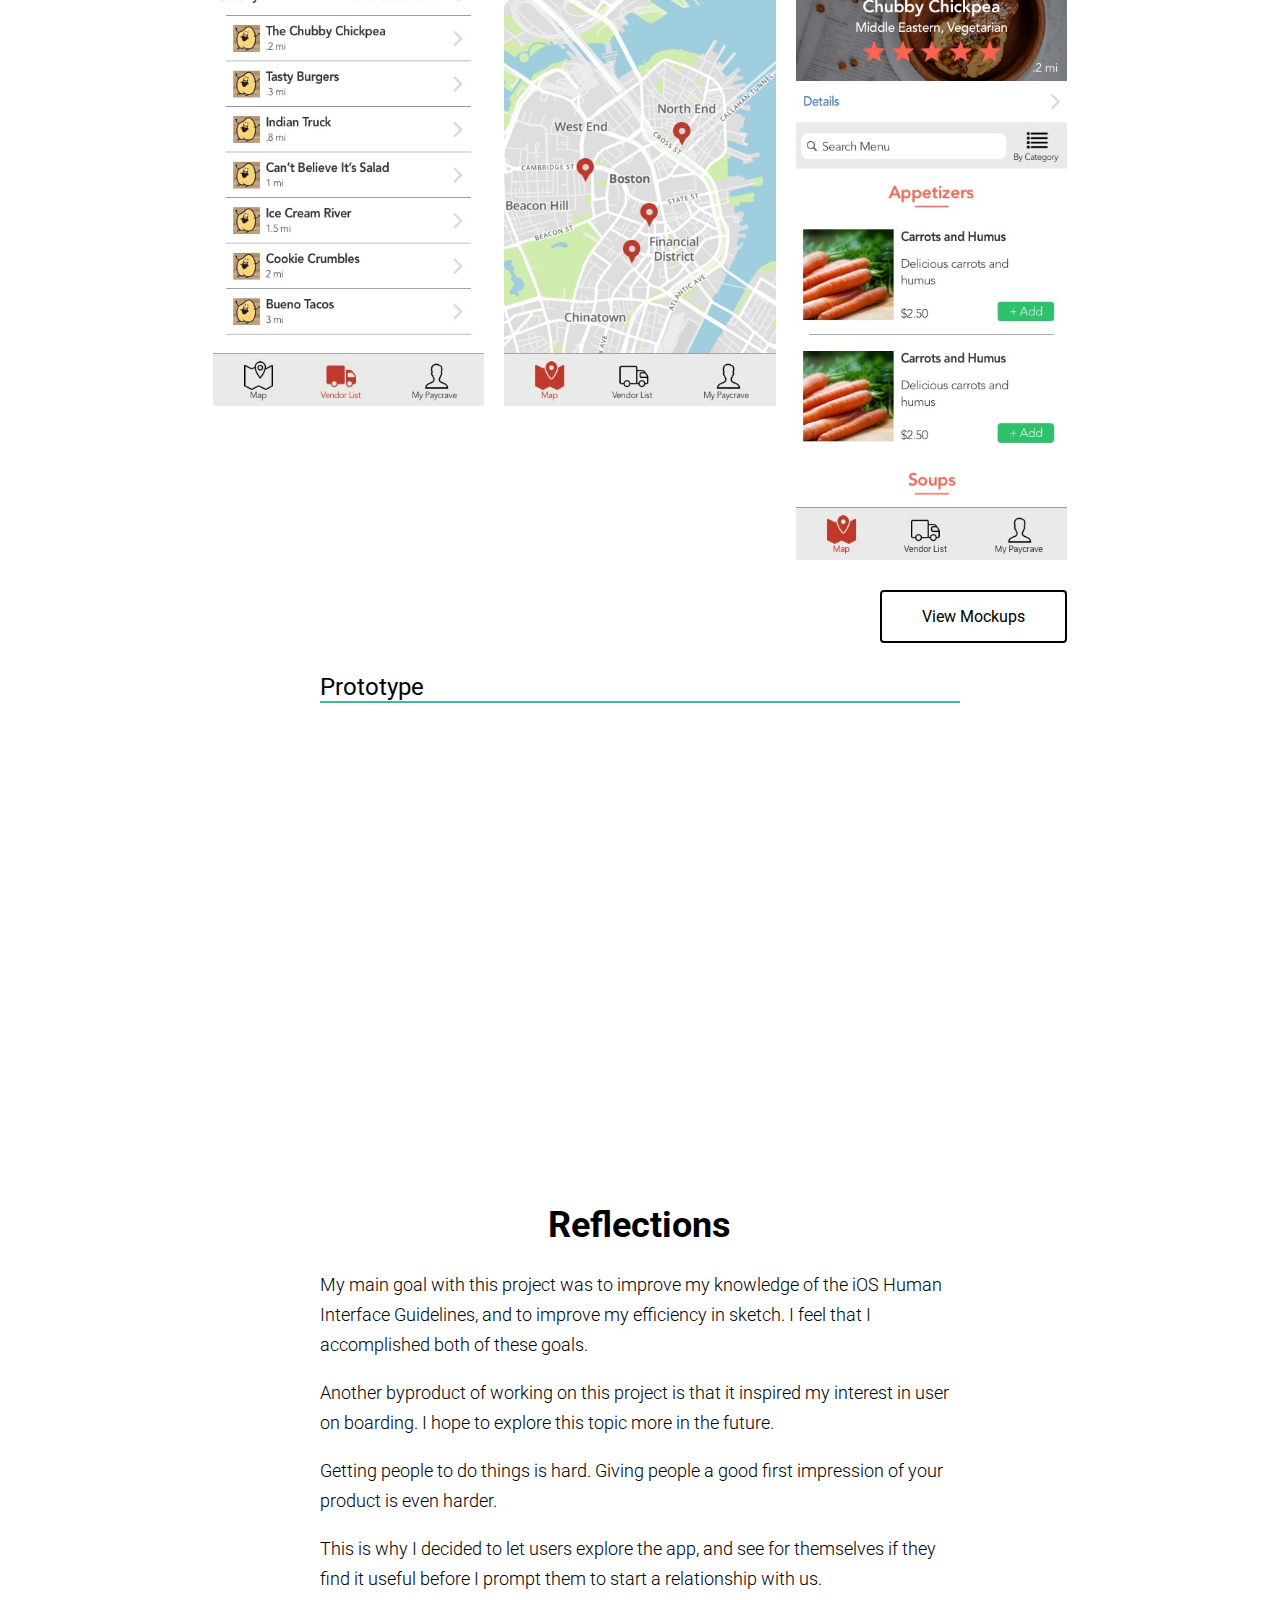
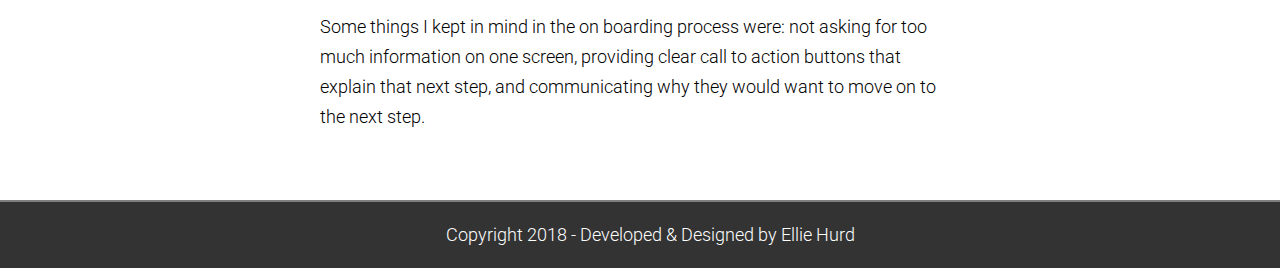
<file: paycrave.html>
<!DOCTYPE html>
<html>
  <head>
    <!-- Global site tag (gtag.js) - Google Analytics -->
<script async src="https://www.googletagmanager.com/gtag/js?id=UA-116360107-1"></script>
<script>
  window.dataLayer = window.dataLayer || [];
  function gtag(){dataLayer.push(arguments);}
  gtag('js', new Date());

  gtag('config', 'UA-116360107-1');
</script>

    <title>Paycrave</title>
    <link href="https://fonts.googleapis.com/css?family=Roboto:300,400,700" rel="stylesheet">
    <link rel="stylesheet" type="text/css" href="css\style.css">
    <link rel="stylesheet" type="text/css" href="css\paycrave.css">
    <meta name="viewport" content="width=device-width, initial-scale=1">
  </head>
  <body>
    <div class="wrapper">
      <header class="header">
        <nav>
          <a href="index.html"><img src="images\logo.png" class="logo"></a>
          <input class="menu-btn" type="checkbox" id="menu-btn" />
          <label class="menu-icon" for="menu-btn"><span class="navicon"></span></label>
          <ul class="menu">
            <li><a href="about.html">About</a></li>
            <li><a href="images/hurd.resume.png">Resume</a></li>
            <li><a href="contact.html">Contact</a></li>
          </ul>
        </nav>
        <!--
        <figure>
          <img class="paycrave-logo" src="images\paycrave-logo.png">
        </figure> -->
        <p class="banner-text">Paycrave</p>


      </header>
    <article class="post">
    <div class="text-container">
      <p class="sub-text">Paycrave mobile app makes it easy to find food trucks near you.</p>
    </div>

    <div class="full-width-container">
      <div class="cta">
      <a href="https://www.useloom.com/share/bc234f0fd98a4308976c2ea356d87ed1" class="button">View Prototype</a>
      </div>
      <figure>
        <img class="big-image" src="images\paycrave-mockup.jpg" alt="Paycrave Mockup">
        <img class="small-image" src="images\paycrave-mockup-small.jpg" alt="Paycrave Mockup">
      </figure>
    </div>
    <div class="text-container">

      <!--<img class="header-pic" src="images\iPhone-Top-View-Paycrave-Mockup.png">-->
      <h1>Overview</h1>
      <h2>The Problem</h2>
      <p>Tools for finding food trucks are extremely limited. You're almost exclusively limited to going to the food truck website for directions. There's no way to filter out a map of food trucks based on what you're feeling like eating and what's nearby, and there's no way to pay in advance to avoid long lines. This combination of challenges can make ordering from food trucks a frustrating and lengthy experience. </p>

      <h2>The Solution</h2>

      <p>Using a location-based map and intuitive filters, Paycrave makes it easy to find the food you're craving. It also employs an easy-to-navigate menu/payment system so that you can easily find and pay for food before you arrive. </p>

<!--
     <div class="cta">
       <a href="https://www.useloom.com/share/bc234f0fd98a4308976c2ea356d87ed1" class="button">View Prototype</a>
     </div> -->

      <h1>The Process</h1>

      <h2>Creating a Survey</h2>

      <p>My first goal was to become familiar with the users and determine their requirements. In order to do this, I created a survey to help me answer some key questions:</p>

      <ul>
        <li>Is there enough of a demand for this product?</li>
        <li>What are the biggest user frustrations when ordering from a food truck?</li>
        <li>How can the overall food truck ordering experience be improved?</li>
      </ul>

      <h2>Survey Results</h2>

      <p>This survey was completed by a total of 20 people across social media and online forums. Respondents primarily were located in large cities. </p>

      <ul>
        <li>85% of respondents order food from food trucks, and of those, the majority have eaten at a food truck at least 1-2 times in the past month </li>
        <li>100% of respondents order food in person as opposed to on their phone or laptop </li>
        <li>Nearly half of respondents said the least convenient part of ordering from a food truck is long lines. The next grievances were - can't the find truck I want, can't order on my phone, trusting vendor</li>
        <li>80% of respondents said they would order food from trucks more often if they could order on their phones</li>
        <li>When asked how their experience could be improved, the most common responses were: set time for pickup, knowing where trucks are before going outside</li>
      </ul>

   </div>
     <div class="user-flow-grid">
       <div class="full-width-container disappear">
         <img class="graph" src="images/paycrave-graph.png"/>
       </div>
     </div>
  <div class="text-container">
    <div class="body-button">
      <a href="images/paycrave-graph.png" class="button">View Survey Results</a>
    </div>

     <h2>Understanding the Survey</h2>

     <p>Based on these results, there is clearly a need to provide a more convenient food truck experience, at least to people in urban areas. Avoiding long lines and choosing a pick-up time for your food can both be solved by allowing users to view a menu and order in advanced. Furthermore, the frustration of not being able to find the truck you want can be solved by creating a map with a filter feature with the truck names and food types. </p>

     <h2>User Stories & User Flows </h2>

     <p>As part of the assignment, Bloc.io provided the key user stories for the assignment. I found these user stories to be supported by the data from my survey as actions that users would want to accomplish while using the app. </p>

     <p>The list of user stories is as follows:</p>
        <ul>
          <li>As a user, I want to view food trucks near me on a map</li>
          <li>As a user, I want to select a truck, view details, and see a menu</li>
          <li>As a user, I want to create an account and view recent transactions</li>
          <li>As a user, I want to choose items to purchase and pay for them using my phone</li>
          <li>As a user, I want to rate and review a food truck, and view other ratings and reviews</li>
        </ul>

     <p>Based on these user stories, I created subsequent user flows to visualize how users would accomplish these goals:</p>
   </div>
   <div class="full-width-container">
     <div class="user-flow-grid disappear">
       <h3 class="disappear">Purchasing Food and Viewing Truck Details</h3>
       <img class="user-flow disappear" src="images/paycrave-draw-io-1-no-title.png">
       <h3 class="disappear">Onboarding Sequence</h3>
       <img class="disappear user-flow" src="images/paycrave-onboarding-no-title.png">
       <h3 class="disappear">Find and Select Trucks Near Me on a Map</h3>
       <img class="user-flow disappear" src="images/paycrave-save-and-select-no-title.png">
       <!--
       <h3>View Previous Transactions</h3>
       <img src="images/paycrave-view-previous-trans.png" alt="User Flow">
       <h3>Write a Review</h3>
       <img src="images/paycrave-writing-a-review.png" alt="User Flow">-->
     </div>
   </div>

   <div class="text-container">
     <div class="body-button">
       <a href="images/pdfs/all-paycrave-userflows.png" class="button">View User Flows</a>
     </div>


     <h2>Designing the Wireframes</h2>
     <p>Once I created these user flows, I was able to decide what the screens and my navigation should look like. Since one of the first and most important goals of the app is to easily and quickly find food trucks, I made the map displaying food trucks based on user location the first screen that appears when you open the app.</p>
     <p>I also created a vendor list display option as well so that it makes it easier to see details for multiple trucks at once, and display trucks by category or distance to yourself. It makes it easier to pick and choose when you can see multiple options at once.</p>

     <p>One of the elements that I thought carefully about in this app, is the onboarding process. Rather than having the user sign up the first time they open the app, it aims to have as low a barrier to entry as possible. You're not prompted to sign-up for the app until you try to purchase food, at which point you will need an account in order to use payment information.</p>


   </div>
  <div class="full-width-container">
    <h3>Here are my initial sketches of the screens:</h3>
    <div class="mockup-grid">
  <!--
  <img src="images/initial-skteches1.jpg">
  <img src="images/initial-sketches2.jpg"> -->
    <img id="truck-finder-sketch" src="images/paycrave-truck-finder-sketch.jpg" />
    <img id="map-sketch" src="images/paycrave-map-round-2.png" />
    <img id="menu-sketch" src="images/paycrave-menu-sketch.JPG" />

    </div>
    <div class="mockups-button">
      <a href="images/pdfs/all-paycrave-sketches.png" class="button">View Sketches</a>
    </div>
  </div>
  <div class="text-container">



  </div>
    <div class="full-width-container">
      <h3>The wireframes I created based on the sketches:</h3>
      <div class="mockup-grid">
        <img id="truck-filter-wireframe" src="images/paycrave-truck-filter-wireframe.png" />
        <img id="map-wireframe" src="images/paycrave-map-wireframe.png" />
        <img id="menu-wireframe" src="images/paycrave-menu-wireframe.png" />
      </div>
      <div class="mockups-button">
        <a href="images/pdfs/all-paycrave-wireframes.png" class="button">View Wireframes</a>
      </div>
    </div>
  <div class="text-container">



  </div>
  <div class="full-width-container">
    <h3>And the mockups I created based on the wireframes:</h3>
    <div class="mockup-grid">

      <img id="truck-filter-mockup" src="images/paycrave-vendor-list-view.jpg" />
      <img id="map-mockup" src="images/Map View.jpg" alt="Map View" />
      <img id="menu-mockup" src="images/Menu.jpg" alt="Menu" />

  <!--
  <img src="images/delish/Sign Up.png">
  <img src="images/delish/Sign Up With Email.png">
  <img src="images/delish/Confirmation.png"> -->
  <!--
  <img src="images/delish/Payment Info.png">
  <img src="images/delish/Payment Info 2.png">
  <img src="images/Map View.jpg" alt="Map View" id="map">
  <img src="images/Menu.jpg" alt="Menu" id="menu">
  <img src="images/Truck Card.jpg">
  <img src="images/View Order.jpg">
  <img src="images/Reviews.jpg">
  <img src="images/Details.jpg" alt="Details" id="details"> -->

    </div>
    <div class="mockups-button">
      <a href="images/pdfs/all-paycrave-mockups.png" class="button">View Mockups</a>
    </div>
  </div>

  <div class="text-container prototype">


     <h2>Prototype</h2>
  </div>

<div class="full-width-container prototype">
    <div class="mockup-grid disappear">
      <iframe width="630" height="394" src="https://www.useloom.com/embed/bc234f0fd98a4308976c2ea356d87ed1" frameborder="0" webkitallowfullscreen mozallowfullscreen allowfullscreen></iframe>
    </div>
</div>

<div class="text-container">
<div class="body-button hidden prototype">
  <a href="https://www.useloom.com/share/bc234f0fd98a4308976c2ea356d87ed1" class="button">View Prototype</a>
</div>
     <h1>Reflections</h1>

     <p>My main goal with this project was to improve my knowledge of the iOS Human Interface Guidelines, and to improve my efficiency in sketch. I feel that I accomplished both of these goals.</p>

<p>Another byproduct of working on this project is that it  inspired my interest in user on boarding. I hope to explore this topic more in the future.</p>

<p>Getting people to do things is hard. Giving people a good first impression of your product is even harder.</p>

<p>This is why I decided to let users explore the app, and see for themselves if they find it useful before I prompt them to start a relationship with us.</p>

<p>Some things I kept in mind in the on boarding process were: not asking for too much information on one screen, providing  clear call to action buttons that explain that next step, and communicating why they would want to move on to the next step.</p>

</div>
</article>
<div class="footer">
  <p>Copyright 2018 - Developed & Designed by Ellie Hurd</p>
</div>
</div>
  </body>
</html>
</file>
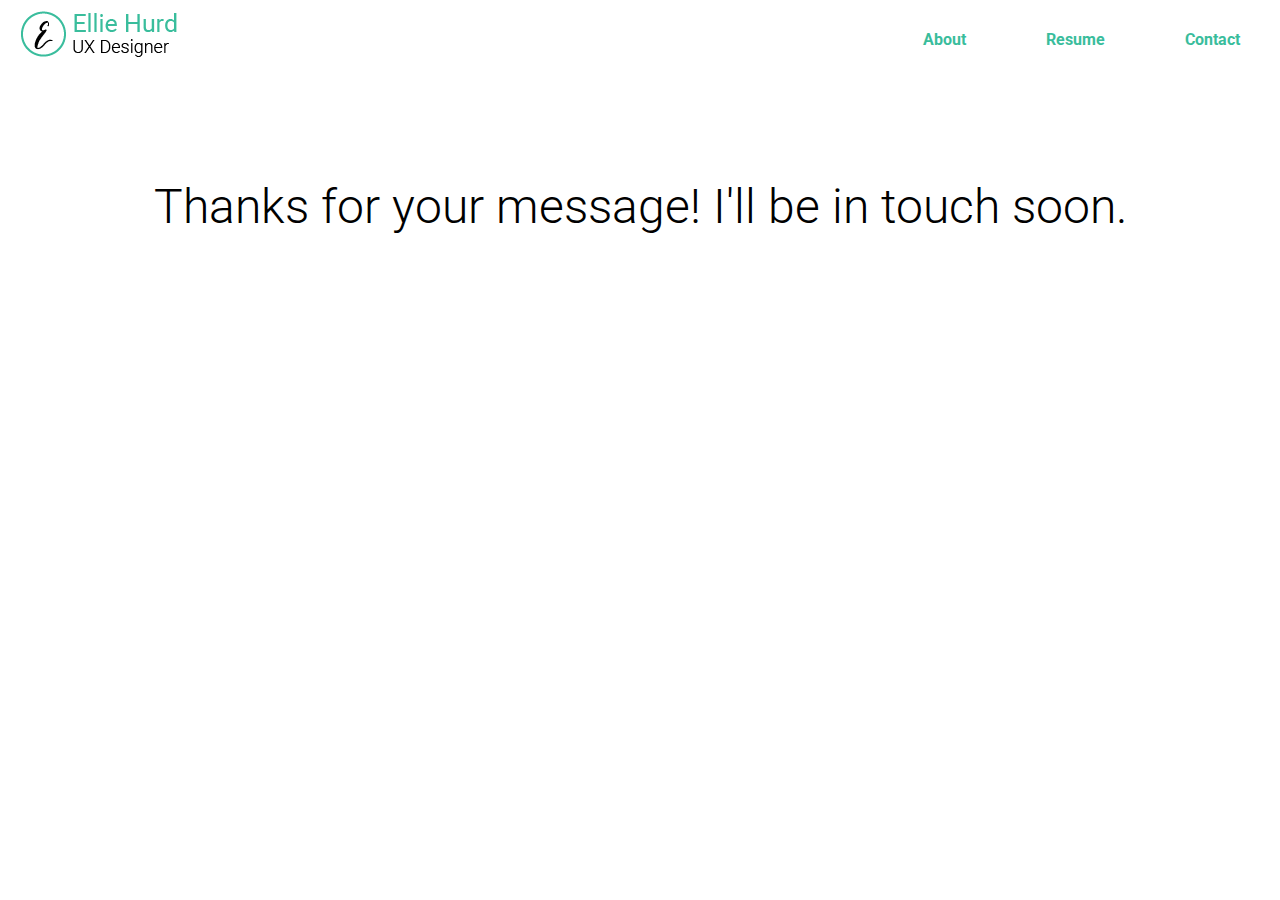
<file: thanks.html>
<!DOCTYPE html>
<html>
<head>
  <!-- Global site tag (gtag.js) - Google Analytics -->
<script async src="https://www.googletagmanager.com/gtag/js?id=UA-116360107-1"></script>
<script>
  window.dataLayer = window.dataLayer || [];
  function gtag(){dataLayer.push(arguments);}
  gtag('js', new Date());

  gtag('config', 'UA-116360107-1');
</script>
  <title>Thanks for your message</title>
  <link href="https://fonts.googleapis.com/css?family=Roboto:300,400,700" rel="stylesheet">
  <link rel="stylesheet" type="text/css" href="css\style.css">
  <meta name="viewport" content="width=device-width, initial-scale=1">
</head>
<body>
<div class="wrapper">
  <!--
  <header>
    <nav>
      <a href="file:///Users/ehurd/Projects/portfolio/index.html"><img src="images\logo.png" class="logo"></a>
      <ul class="nav-links">
        <a href="file:///Users/ehurd/Projects/portfolio/about.html"><li>About</li></a>
        <a href="#"><li>Resume</li></a>
        <a href="#"><li>Portfolio</li></a>
        <a href="file:///Users/ehurd/Projects/portfolio/contact.html"><li>Contact</li></a>
      </ul>
    </nav>
    <p class="banner-text">Hi, I'm <span class="green">Ellie Hurd</span>. </br> Designer/Front End Developer based in Boston, MA.</p>
  </header>
-->
<header class="header">
  <nav>
    <a href="index.html"><img src="images\logo.png" class="logo"></a>
    <input class="menu-btn" type="checkbox" id="menu-btn" />
    <label class="menu-icon" for="menu-btn"><span class="navicon"></span></label>
    <ul class="menu">
      <li><a href="about.html">About</a></li>
      <li><a href="images/hurd.resume.png">Resume</a></li>
      <li><a href="contact.html">Contact</a></li>
    </ul>
  </nav>
  <p class="banner-text">Thanks for your message! I'll be in touch soon.</p>
</header>
</file>
